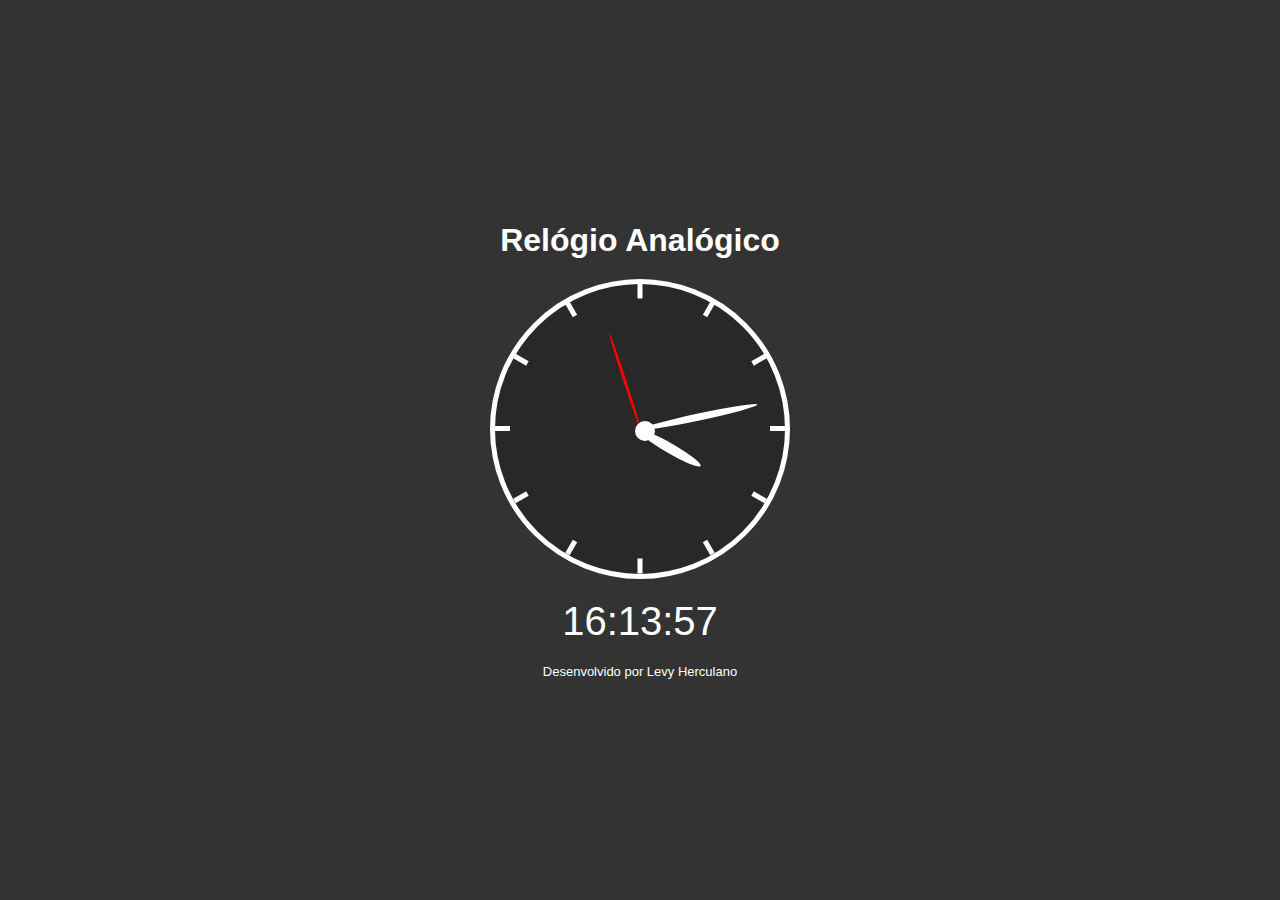
<file: 10-Project-Relogio/index.html>
<!DOCTYPE html>
<html lang="pt">
<head>
    <meta charset="UTF-8">
    <meta http-equiv="X-UA-Compatible" content="IE=edge">
    <meta name="viewport" content="width=device-width, initial-scale=1.0">
    <title>Relógio Analógico</title>
    <link rel="stylesheet" href="style.css" />
</head>
<body>
    <h1>Relógio Analógico</h1>

    <div class="relogio">
        <div class="riscos">
            <div class="risco" style="transform: rotate(0deg)"><div class="ponto"></div></div>
            <div class="risco" style="transform: rotate(30deg)"><div class="ponto"></div></div>
            <div class="risco" style="transform: rotate(60deg)"><div class="ponto"></div></div>
            <div class="risco" style="transform: rotate(90deg)"><div class="ponto"></div></div>
            <div class="risco" style="transform: rotate(120deg)"><div class="ponto"></div></div>
            <div class="risco" style="transform: rotate(150deg)"><div class="ponto"></div></div>
            <div class="risco" style="transform: rotate(180deg)"><div class="ponto"></div></div>
            <div class="risco" style="transform: rotate(210deg)"><div class="ponto"></div></div>
            <div class="risco" style="transform: rotate(240deg)"><div class="ponto"></div></div>
            <div class="risco" style="transform: rotate(270deg)"><div class="ponto"></div></div>
            <div class="risco" style="transform: rotate(300deg)"><div class="ponto"></div></div>
            <div class="risco" style="transform: rotate(330deg)"><div class="ponto"></div></div>
        </div>
        <div class="ponteiros">
            <div class="p p_s"></div>
            <div class="p p_m"></div>
            <div class="p p_h"></div>
            <div class="encaixe"></div>
        </div>
    </div>
    <div class="digital">--:--:--</div>

    <footer>Desenvolvido por Levy Herculano</footer>

    <script src="script.js"></script>
</body>
</html>
</file>
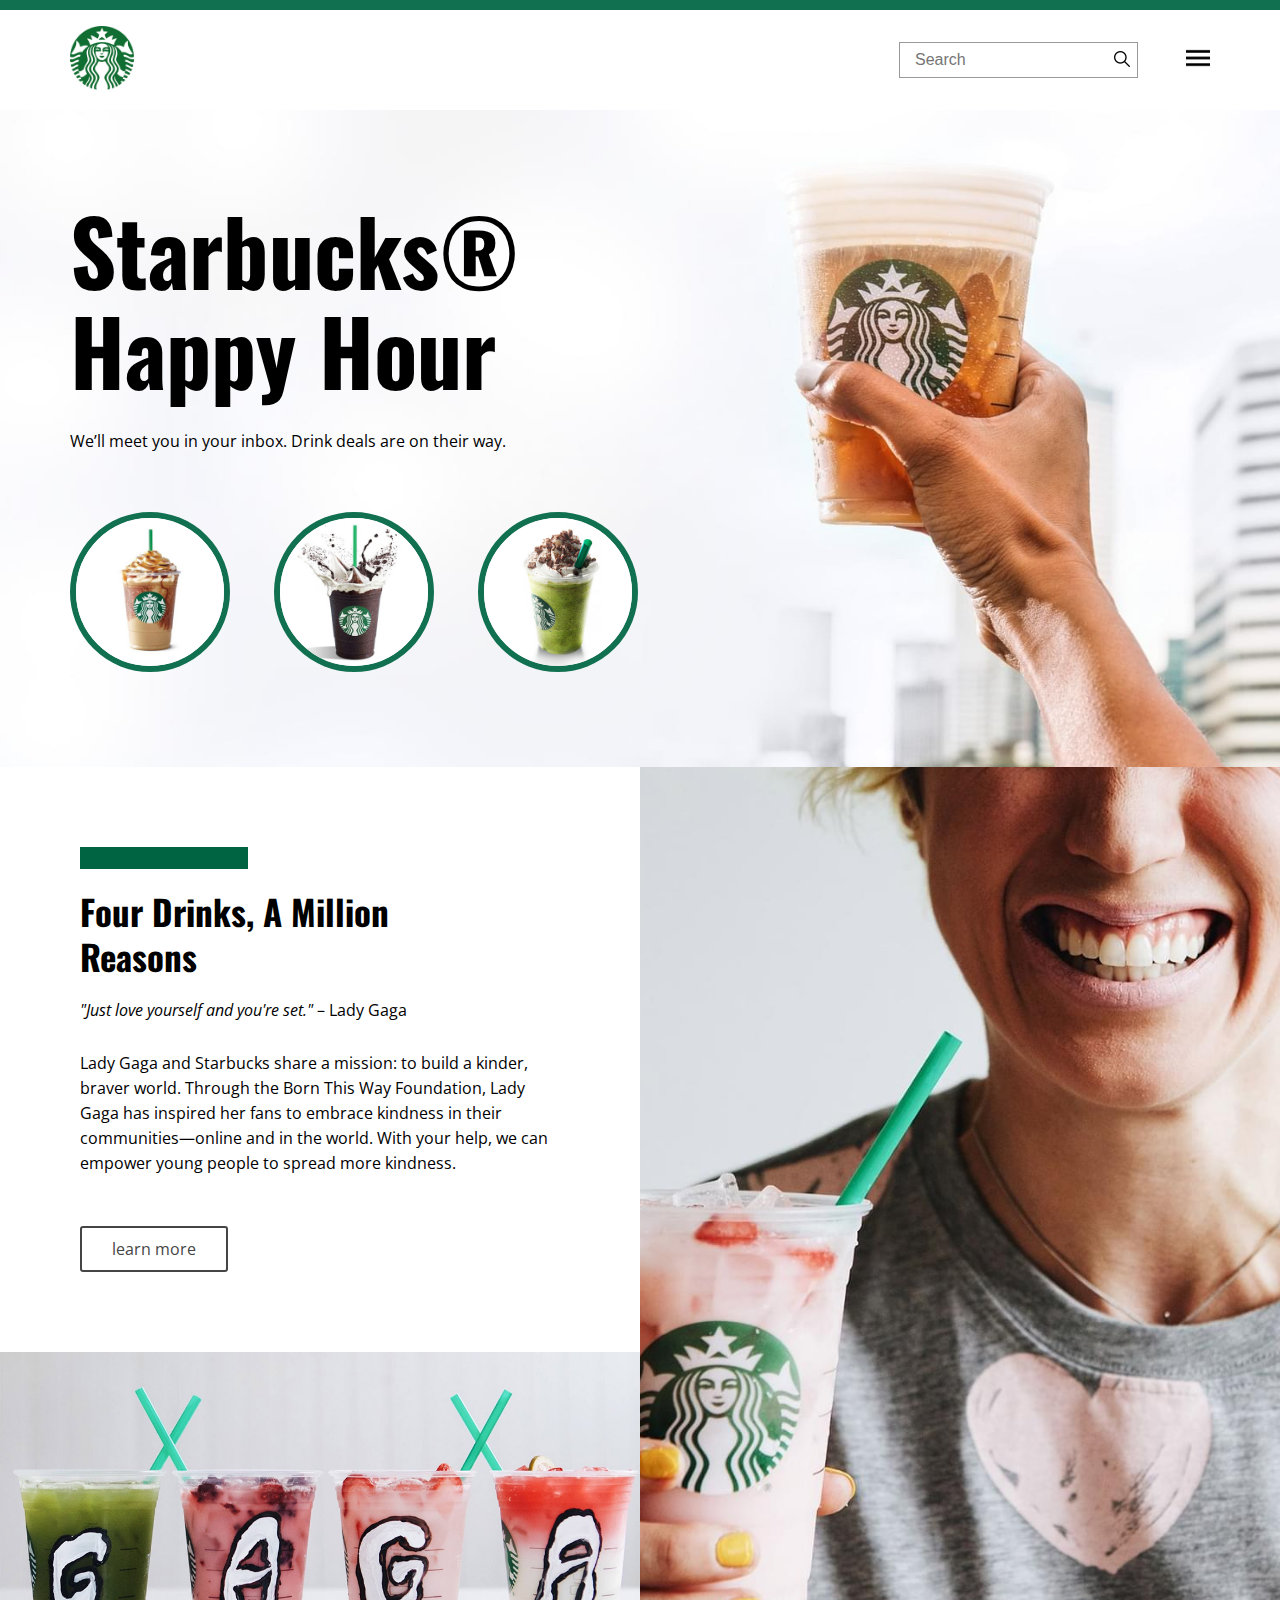
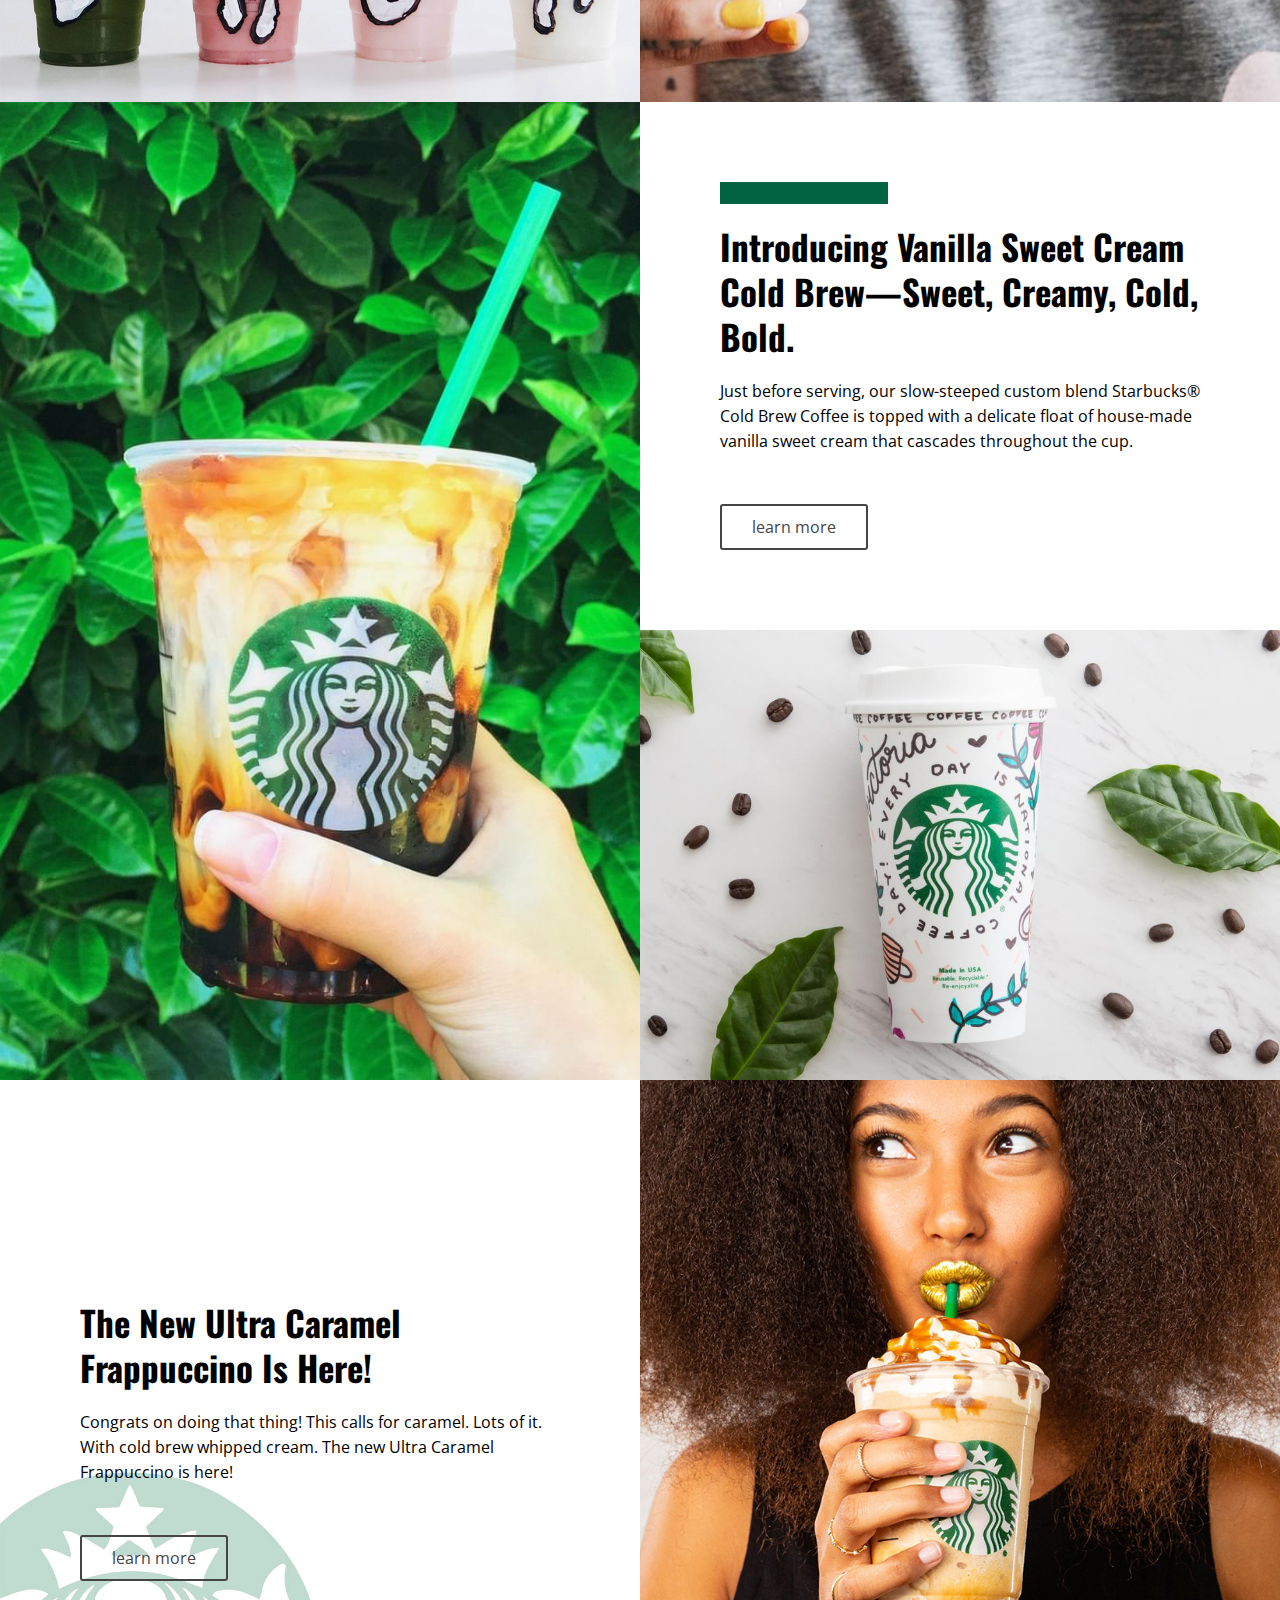
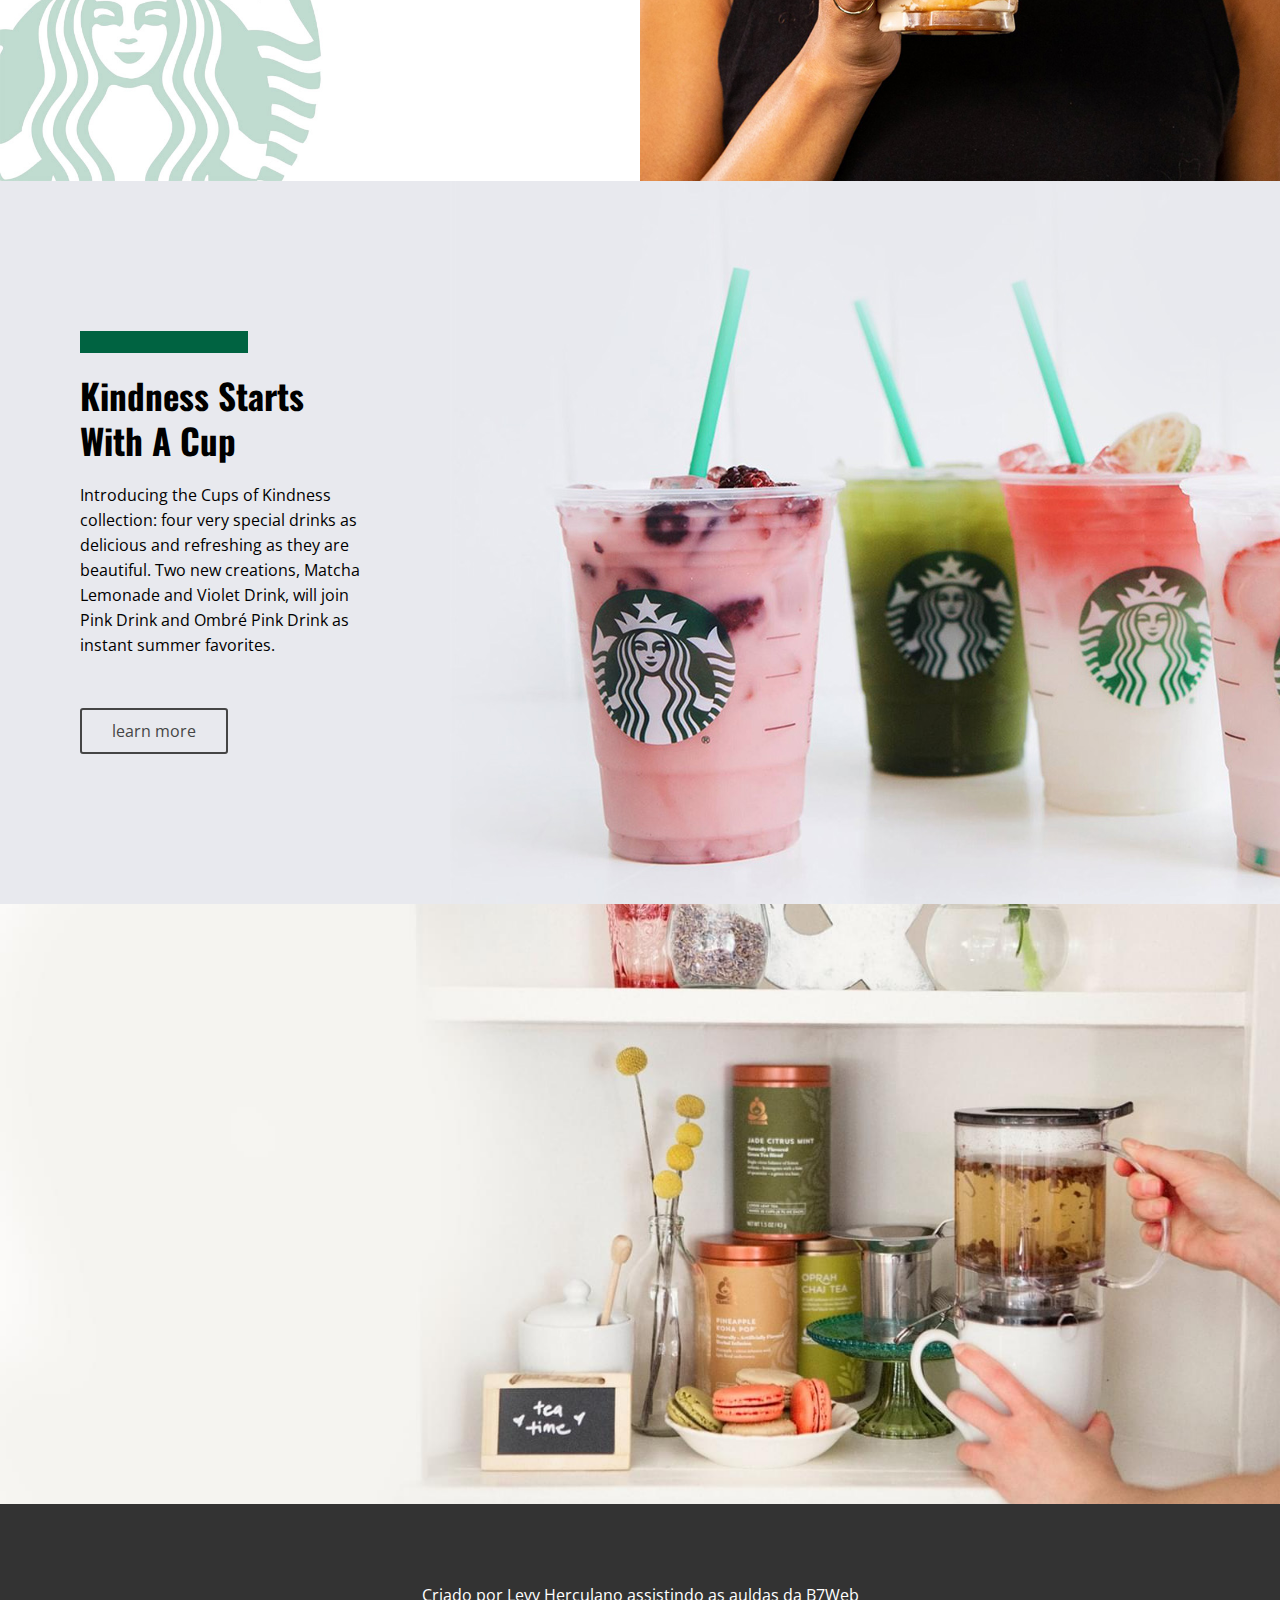
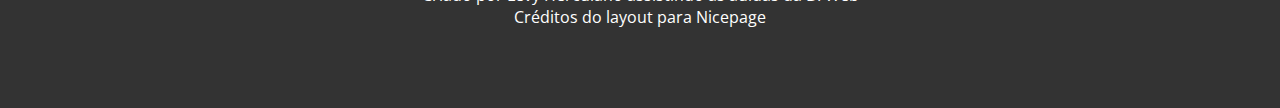
<file: 6-Projeto-Starbucks-com-Flexbox-e-Grid-R/index.html>
<!DOCTYPE html>
<html>
<head>
    <meta charset="UTF-8">
    <meta name="viewport" content="width=device-width, initial-scale=1.0">
    <!--Título Página-->
    <title>Starbucks</title>
    <link rel="stylesheet" href="./assets/css/style-R.css" />
</head>

<body>
    <header>
        <!--Criando o cabeçalho-->
        <div class="line"></div>
        <div class="container header--area">
            <!--área logo-->
            <div class="header-left">
                <a href="/"><img src="assets/images/logo.png" /></a>
            </div>
            <div class="header--right">
                <div class="header--search">
                    <!--área pesquisa-->
                    <form>
                        <input type="text" name="search" placeholder="Search" />
                        <button>
                            <img src="assets/images/loupe.png" />
                        </button>
                    </form>
                </div>
                <!--menu-->
                <div class="header--menu">
                    <img src="assets/images/menu.png" />
                </div>
            </div>
        </div>
    </header>

    <main>
        <section class="banner">
            <div class="container">
                <h1>Starbucks®<br/>Happy Hour</h1>
                <span>We’ll meet you in your inbox. Drink deals are on their way.</span>
                <div class="banner--images">
                    <img src="assets/images/c1.jpg" />
                    <img src="assets/images/c2.jpg" />
                    <img src="assets/images/c3.jpg" />
                </div>
            </div>
        </section>
        <section class="area1">
            <div class="area1--content">
                <div class="bar"></div>
                <h2>Four Drinks, A Million<br/>Reasons</h2>
    
                <div class="area1--quote"><em>"Just love yourself and you're set."</em> – Lady Gaga</div>
                <div class="area1--text">Lady Gaga and Starbucks share a mission: to build a kinder, braver world. Through the Born This Way Foundation, Lady Gaga has inspired her fans to embrace kindness in their communities—online and in the world. With your help, we can empower young people to spread more kindness.</div>
    
                <a href="" class="button">learn more</a>
            </div>
            <div class="area1--img1"></div>
            <div class="area1--img2"></div>
        </section>
        <section class="area2">
            <div class="area2--content">
                <div class="bar"></div>
                <h2>Introducing Vanilla Sweet Cream Cold Brew—Sweet, Creamy, Cold, Bold.</h2>
    
                <div class="area2--text">Just before serving, our slow-steeped custom blend Starbucks® Cold Brew Coffee is topped with a delicate float of house-made vanilla sweet cream that cascades throughout the cup.</div>
    
                <a href="" class="button">learn more</a>
            </div>
            <div class="area2--img1"></div>
            <div class="area2--img2"></div>
        </section>
        <section class="area3">
            <div class="area3--content">
                <h2>The New Ultra Caramel<br/>Frappuccino Is Here!</h2>
                <div class="area3--text">Congrats on doing that thing! This calls for caramel. Lots of it. With cold brew whipped cream. The new Ultra Caramel Frappuccino is here!</div>
                <a href="" class="button">learn more</a>
            </div>
            <div class="area3--img1"></div>
        </section>
        <section class="area4">
            <div class="area4--content">
                <div class="bar"></div>
                <h2>Kindness Starts<br/>With A Cup</h2>
                <div class="area4--text">Introducing the Cups of Kindness collection: four very special drinks as delicious and refreshing as they are beautiful. Two new creations, Matcha Lemonade and Violet Drink, will join Pink Drink and Ombré Pink Drink as instant summer favorites.</div>
                <a href="" class="button">learn more</a>
            </div>
            <div class="area4--img1"></div>
        </section>
        <section class="area5"></section>
    </main>

    <footer>
        Criado por Levy Herculano assistindo as auldas da B7Web<br/>
        Créditos do layout para Nicepage
    </footer>

</body>
</html>
</file>
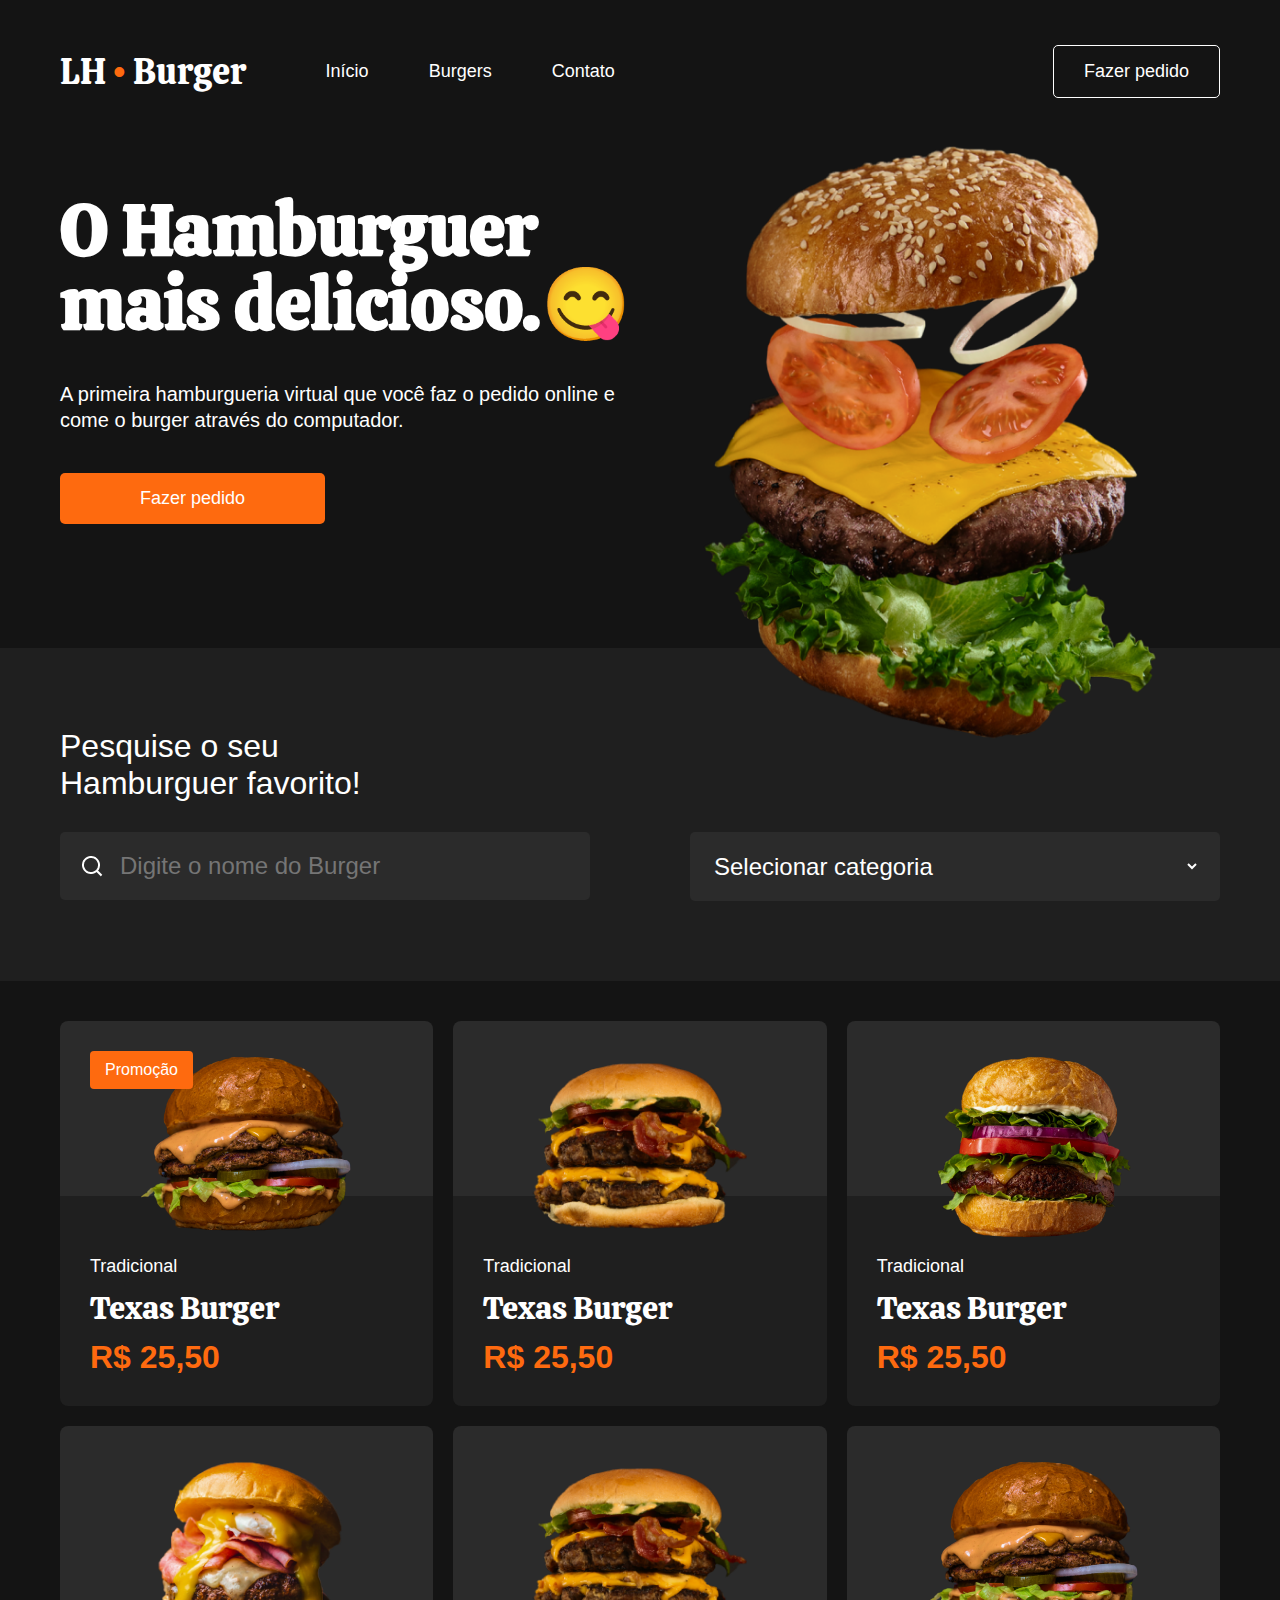
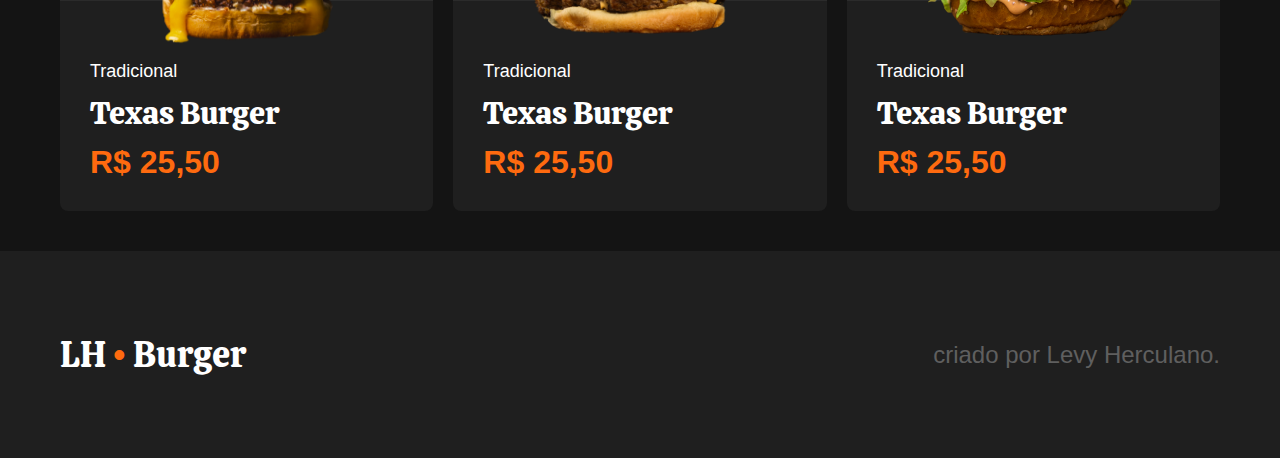
<file: 7-Projeto-B7Burger/index.html>
<!DOCTYPE html>
<html lang="pt-br">

<head>
    <meta charset="UTF-8">
    <meta name="viewport" content="width=device-width, initial-scale=1.0">
    <title>LHBurger</title>
    <link rel="stylesheet" href="./assets/style.css" type="text/css" />
</head>

<body>
    <header>
        <div class="container">
            <!--Logo sempre será clicavel-->
            <!--Logo criada podendo ser utilizada em outra área do site-->
            <div class="logo">
                <a href="">LH <span>•</span> Burger</a>
            </div>
            <!--menus-->
            <nav>
                <ul class="leftside">
                    <li><a href="">Início</a></li>
                    <li><a href="">Burgers</a></li>
                    <li><a href="">Contato</a></li>
                </ul>
                <!--Criando botão fazer pedido-->
                <div class="rightside">
                    <a href="" class="button">Fazer pedido</a>
                </div>
            </nav>
            <div class="menu">
                <div class="menu-icon">
                    <div></div>
                    <div></div>
                    <div></div>
                </div>
            </div>
        </div>
    </header>
    <!--área principal-->
    <section class="hero">
        <div class="container">
            <div class="leftside">
                <h1>O Hamburguer mais delicioso.😋</h1>
                <p>A primeira hamburgueria virtual que você faz o pedido online e come o burger através do computador.
                </p>
                <a href="" class="button">Fazer pedido</a>
            </div>
            <!--Imagem-->
            <div class="rightside">
                <img src="./assets/heroBurger.png" alt="Burger delicioso" />
            </div>
        </div>
    </section>
    <!--área de busca-->
    <section class="search">
        <div class="container">
            <div class="title">Pesquise o seu<br/>Hamburguer favorito!</div>
            <div class="sides">
                <div class="leftside">
                    <!--Lupa para busca-->
                    <input type="search" placeholder="Digite o nome do Burger" />
                </div>
                <div class="rightside">
                    <!--Criando selecionar-->
                    <select>
                        <option value="">Selecionar categoria</option>
                        <option value="burgers">Burgers</option>
                        <option value="pizza">Pizza</option>
                        <option value="vegetariano">Vegetariano</option>
                        <option value="kids">Kids</option>
                    </select>
                </div>
            </div>
        </div>
    </section>
    <!--Listagem dos produtos-->
    <main>
        <!-- Criando Grid - tabela de produtos - geral -->
        <div class="container"> <!--Container para o conteúdo ficar no meio-->
            <div class="products-grid">
                <a href="" class="product-item">
                    <div class="warning">Promoção</div>
                    <div class="photo">
                        <img src="./assets/burgers/burger1.png" alt="" />
                    </div>
                    <div class="info">
                        <div class="product-category">Tradicional</div>
                        <div class="product-name">Texas Burger</div>
                        <div class="product-price">R$ 25,50</div>
                    </div>
                </a>
                <a href="" class="product-item">
                    <div class="photo">
                        <img src="./assets/burgers/burger2.png" alt="" />
                    </div>
                    <div class="info">
                        <div class="product-category">Tradicional</div>
                        <div class="product-name">Texas Burger</div>
                        <div class="product-price">R$ 25,50</div>
                    </div>
                </a>
                <a href="" class="product-item">
                    <div class="photo">
                        <img src="./assets/burgers/burger3.png" alt="" />
                    </div>
                    <div class="info">
                        <div class="product-category">Tradicional</div>
                        <div class="product-name">Texas Burger</div>
                        <div class="product-price">R$ 25,50</div>
                    </div>
                </a>
                <a href="" class="product-item">
                    <div class="photo">
                        <img src="./assets/burgers/burger4.png" alt="" />
                    </div>
                    <div class="info">
                        <div class="product-category">Tradicional</div>
                        <div class="product-name">Texas Burger</div>
                        <div class="product-price">R$ 25,50</div>
                    </div>
                </a>
                <a href="" class="product-item">
                    <div class="photo">
                        <img src="./assets/burgers/burger2.png" alt="" />
                    </div>
                    <div class="info">
                        <div class="product-category">Tradicional</div>
                        <div class="product-name">Texas Burger</div>
                        <div class="product-price">R$ 25,50</div>
                    </div>
                </a>
                <a href="" class="product-item">
                    <div class="photo">
                        <img src="./assets/burgers/burger1.png" alt="" />
                    </div>
                    <div class="info">
                        <div class="product-category">Tradicional</div>
                        <div class="product-name">Texas Burger</div>
                        <div class="product-price">R$ 25,50</div>
                    </div>
                </a>
            </div>
        </div>
    </main>
    <footer>
        <div class="container">
            <div class="logo">
                <a href="">LH <span>•</span> Burger</a>
            </div>
            <div class="copyrights">criado por <a href="">Levy Herculano</a>.</div>
        </div>
    </footer>
</body>

</html>
</file>
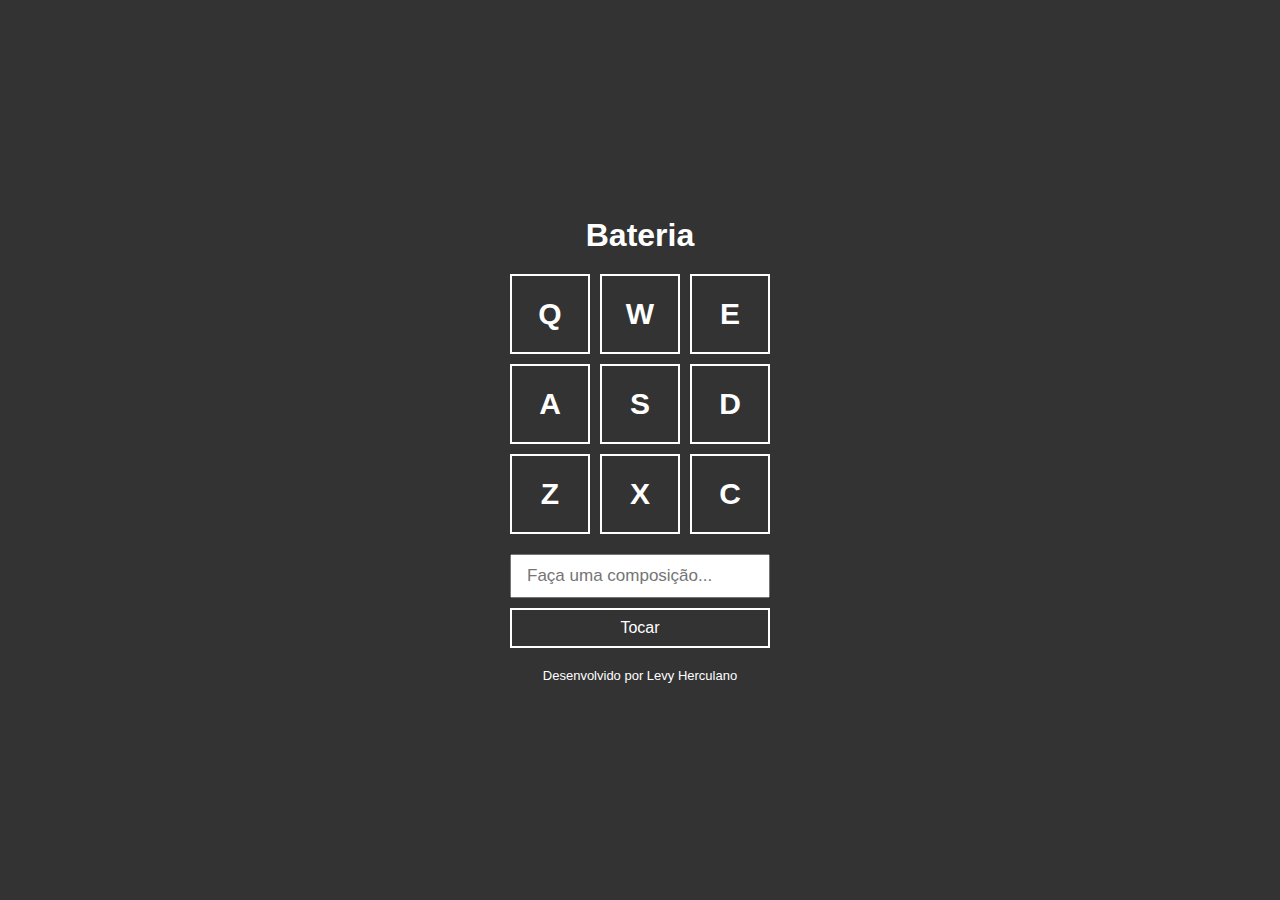
<file: 9-Bateria/index.html>
<!DOCTYPE html>
<html lang="pt">
<head>
    <meta charset="UTF-8">
    <meta http-equiv="X-UA-Compatible" content="IE=edge">
    <meta name="viewport" content="width=device-width, initial-scale=1.0">
    <title>Bateria</title>
    <link rel="stylesheet" href="style.css" />
</head>
<body>
    <h1>Bateria</h1>

    <div class="keys">
        <div data-key="keyq" class="key">Q</div>
        <div data-key="keyw" class="key">W</div>
        <div data-key="keye" class="key">E</div>

        <div data-key="keya" class="key">A</div>
        <div data-key="keys" class="key">S</div>
        <div data-key="keyd" class="key">D</div>

        <div data-key="keyz" class="key">Z</div>
        <div data-key="keyx" class="key">X</div>
        <div data-key="keyc" class="key">C</div>
    </div>
    <div class="composer">
        <input type="text" id="input" placeholder="Faça uma composição..." />
        <button>Tocar</button>
    </div>

    <footer>Desenvolvido por Levy Herculano</footer>

    <audio id="s_keyq" src="sounds/keyq.wav"></audio>
    <audio id="s_keyw" src="sounds/keyw.wav"></audio>
    <audio id="s_keye" src="sounds/keye.wav"></audio>
    <audio id="s_keya" src="sounds/keya.wav"></audio>
    <audio id="s_keys" src="sounds/keys.wav"></audio>
    <audio id="s_keyd" src="sounds/keyd.wav"></audio>
    <audio id="s_keyz" src="sounds/keyz.wav"></audio>
    <audio id="s_keyx" src="sounds/keyx.wav"></audio>
    <audio id="s_keyc" src="sounds/keyc.wav"></audio>
    
    <script src="script.js"></script>
</body>
</html>
</file>
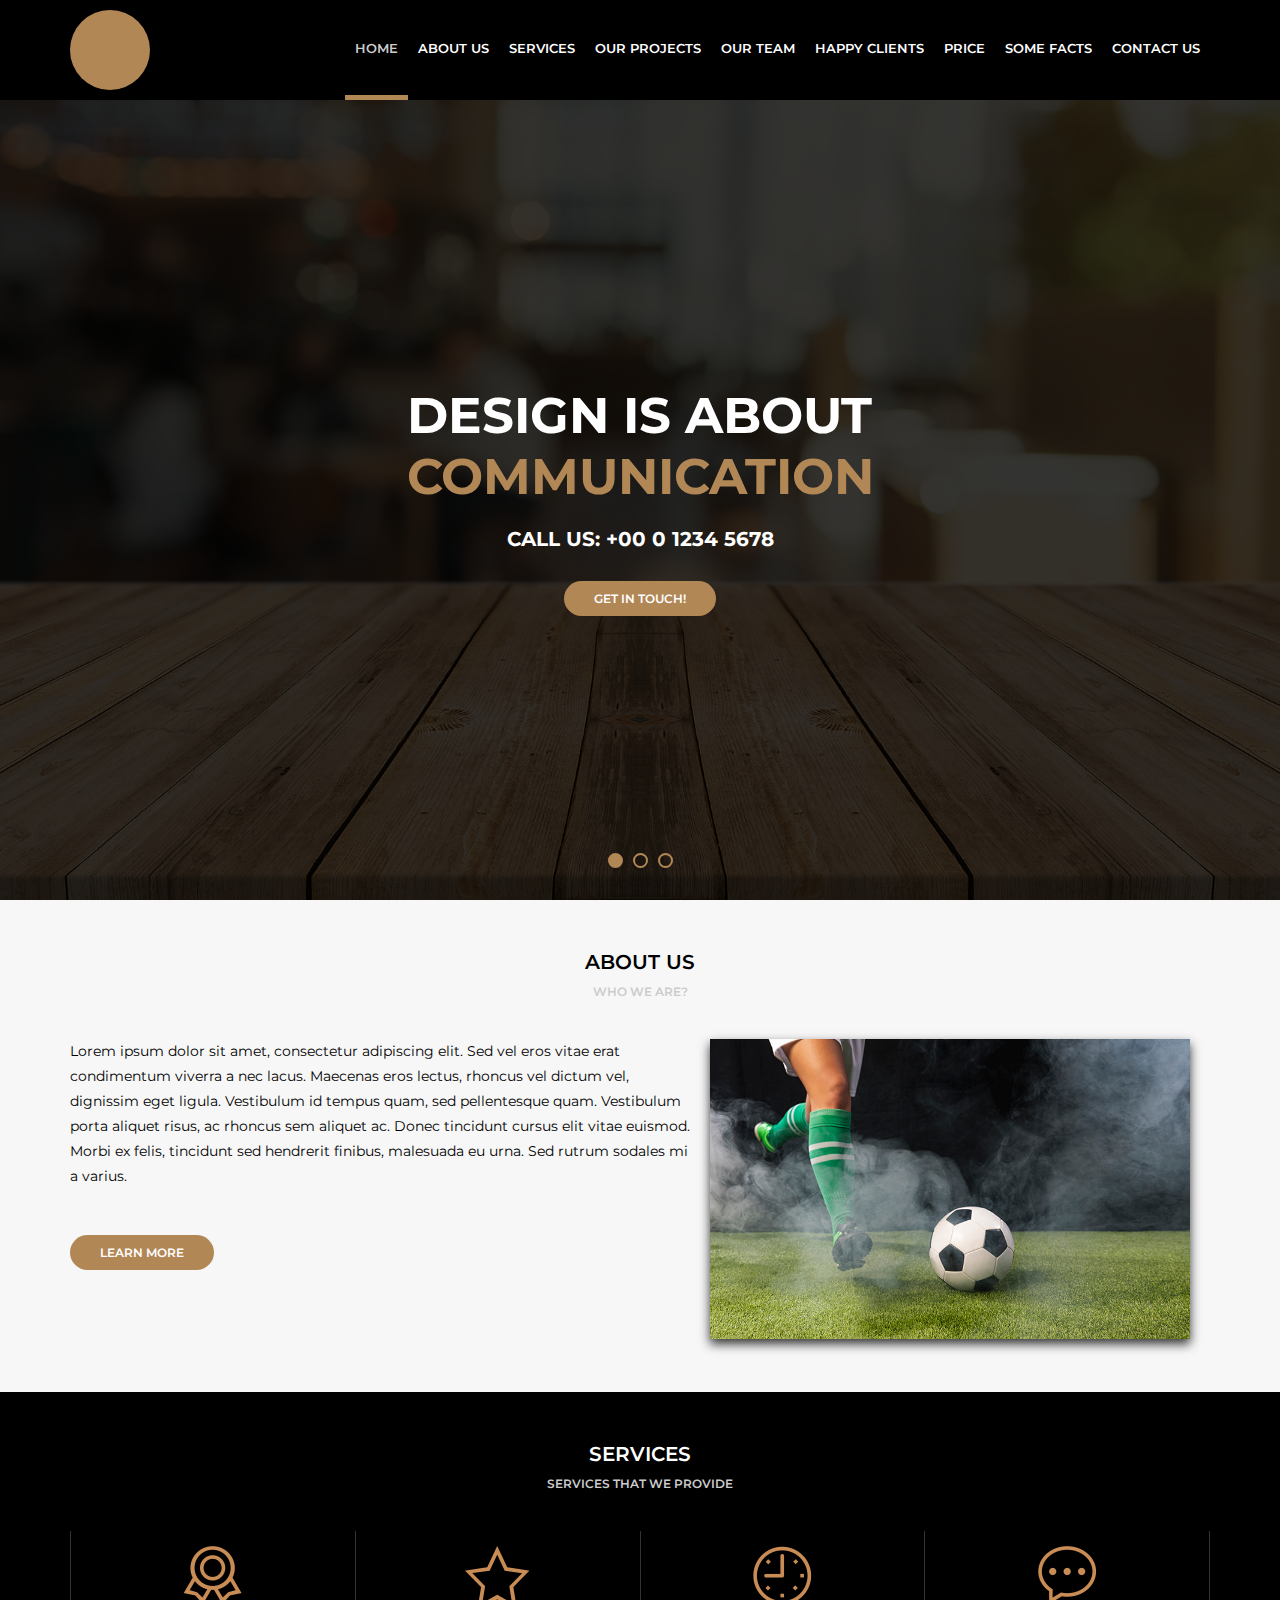
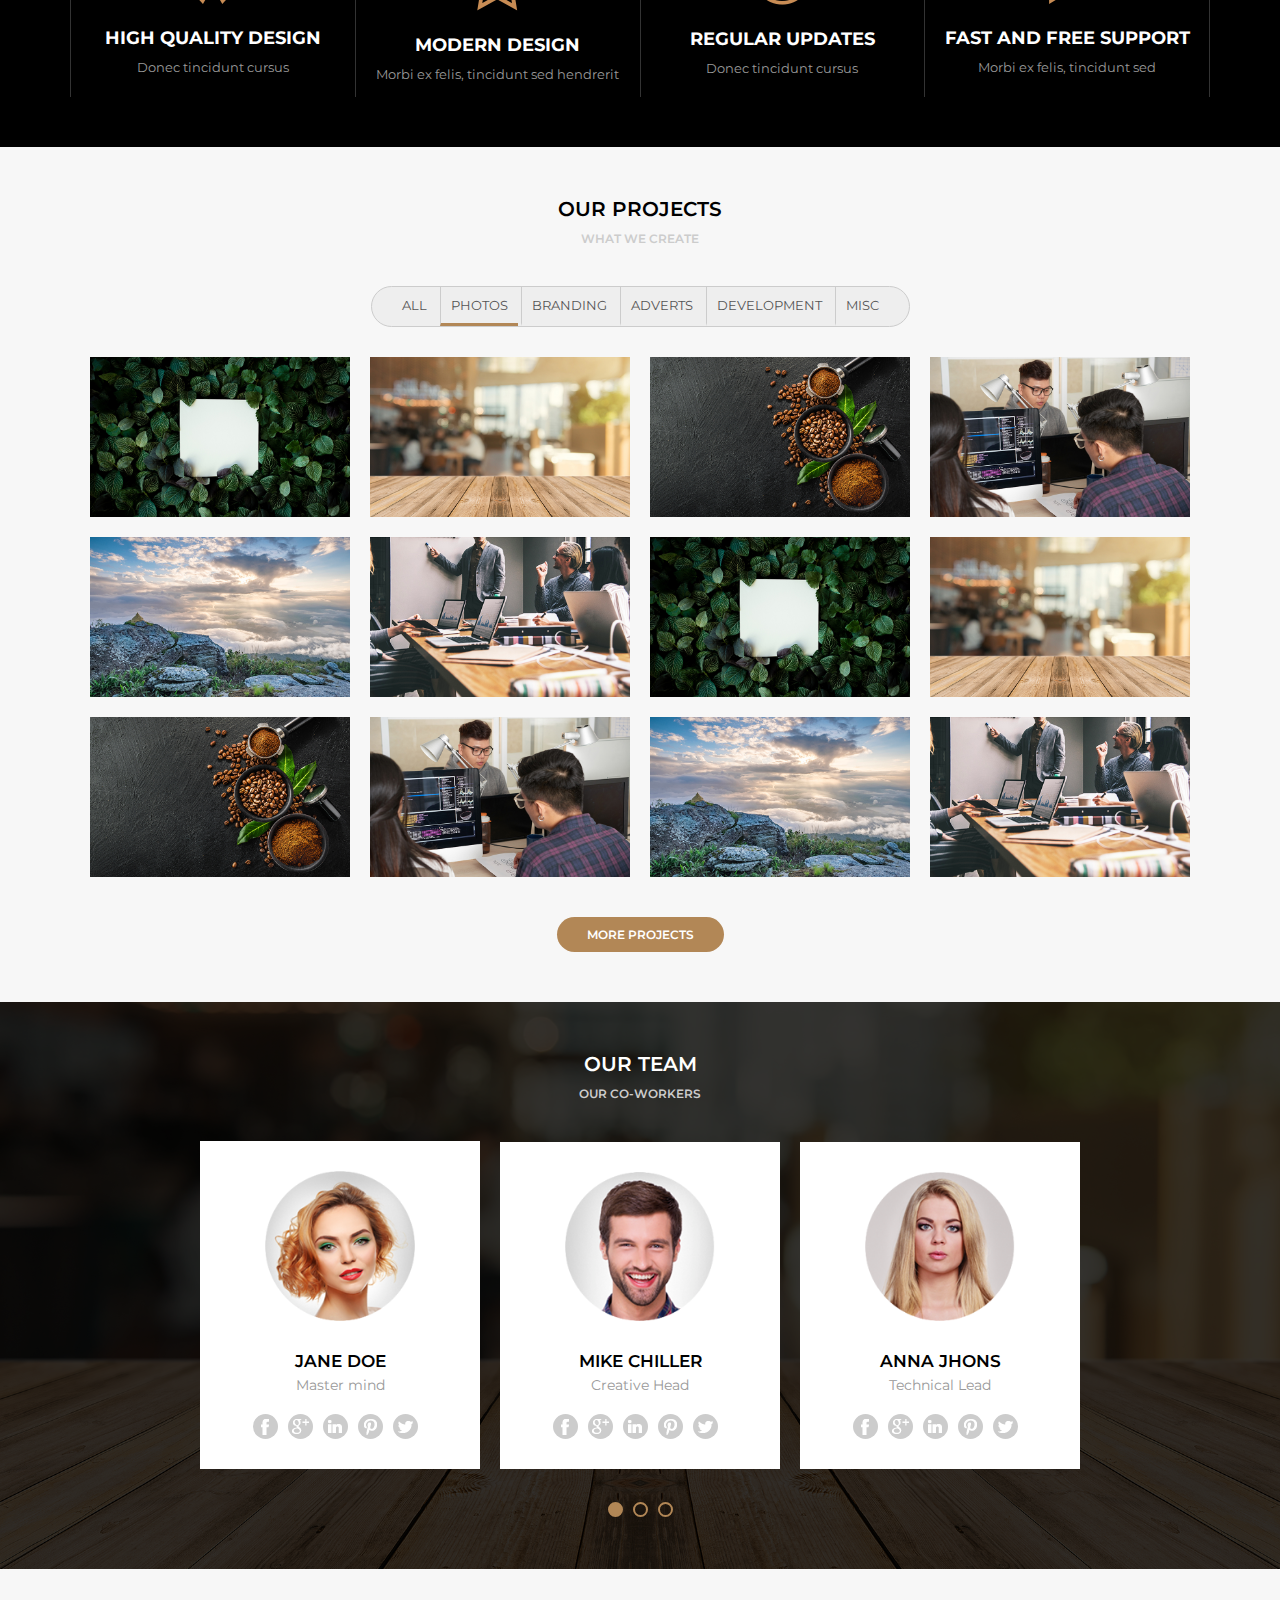
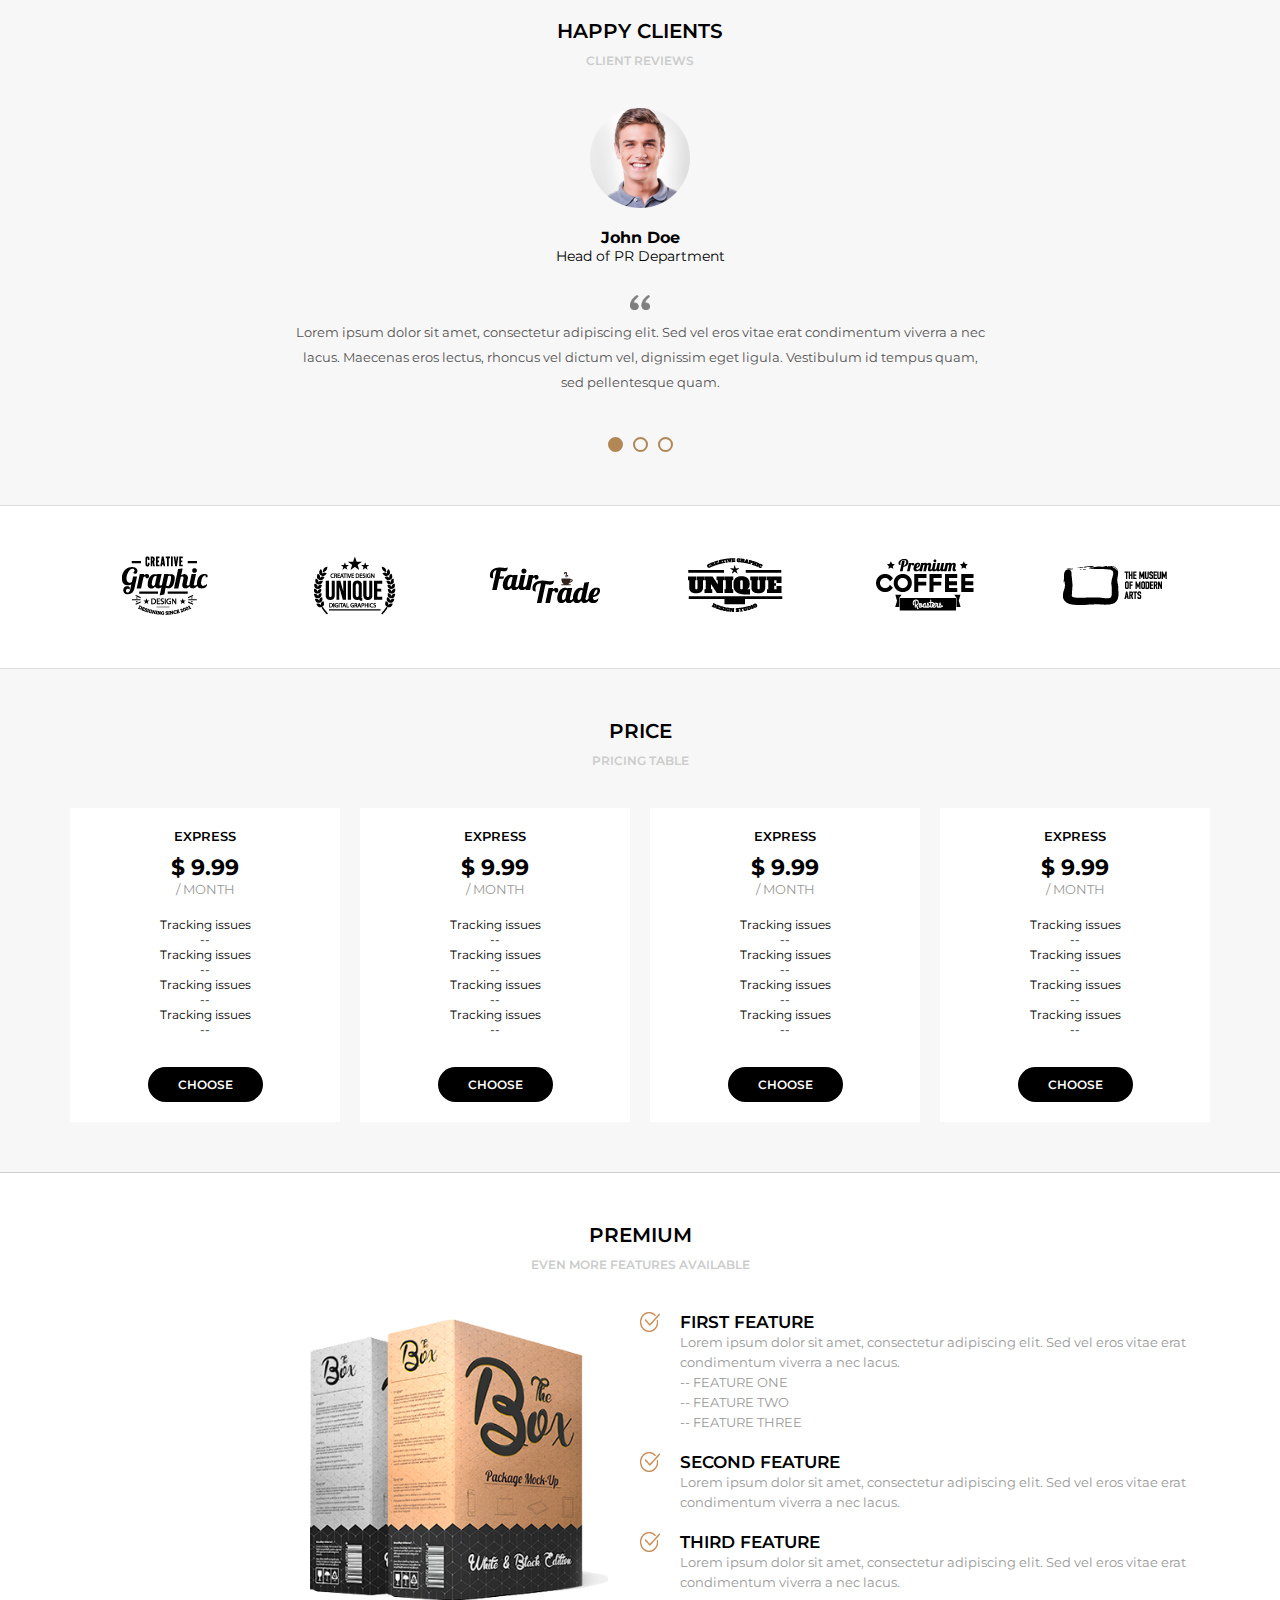
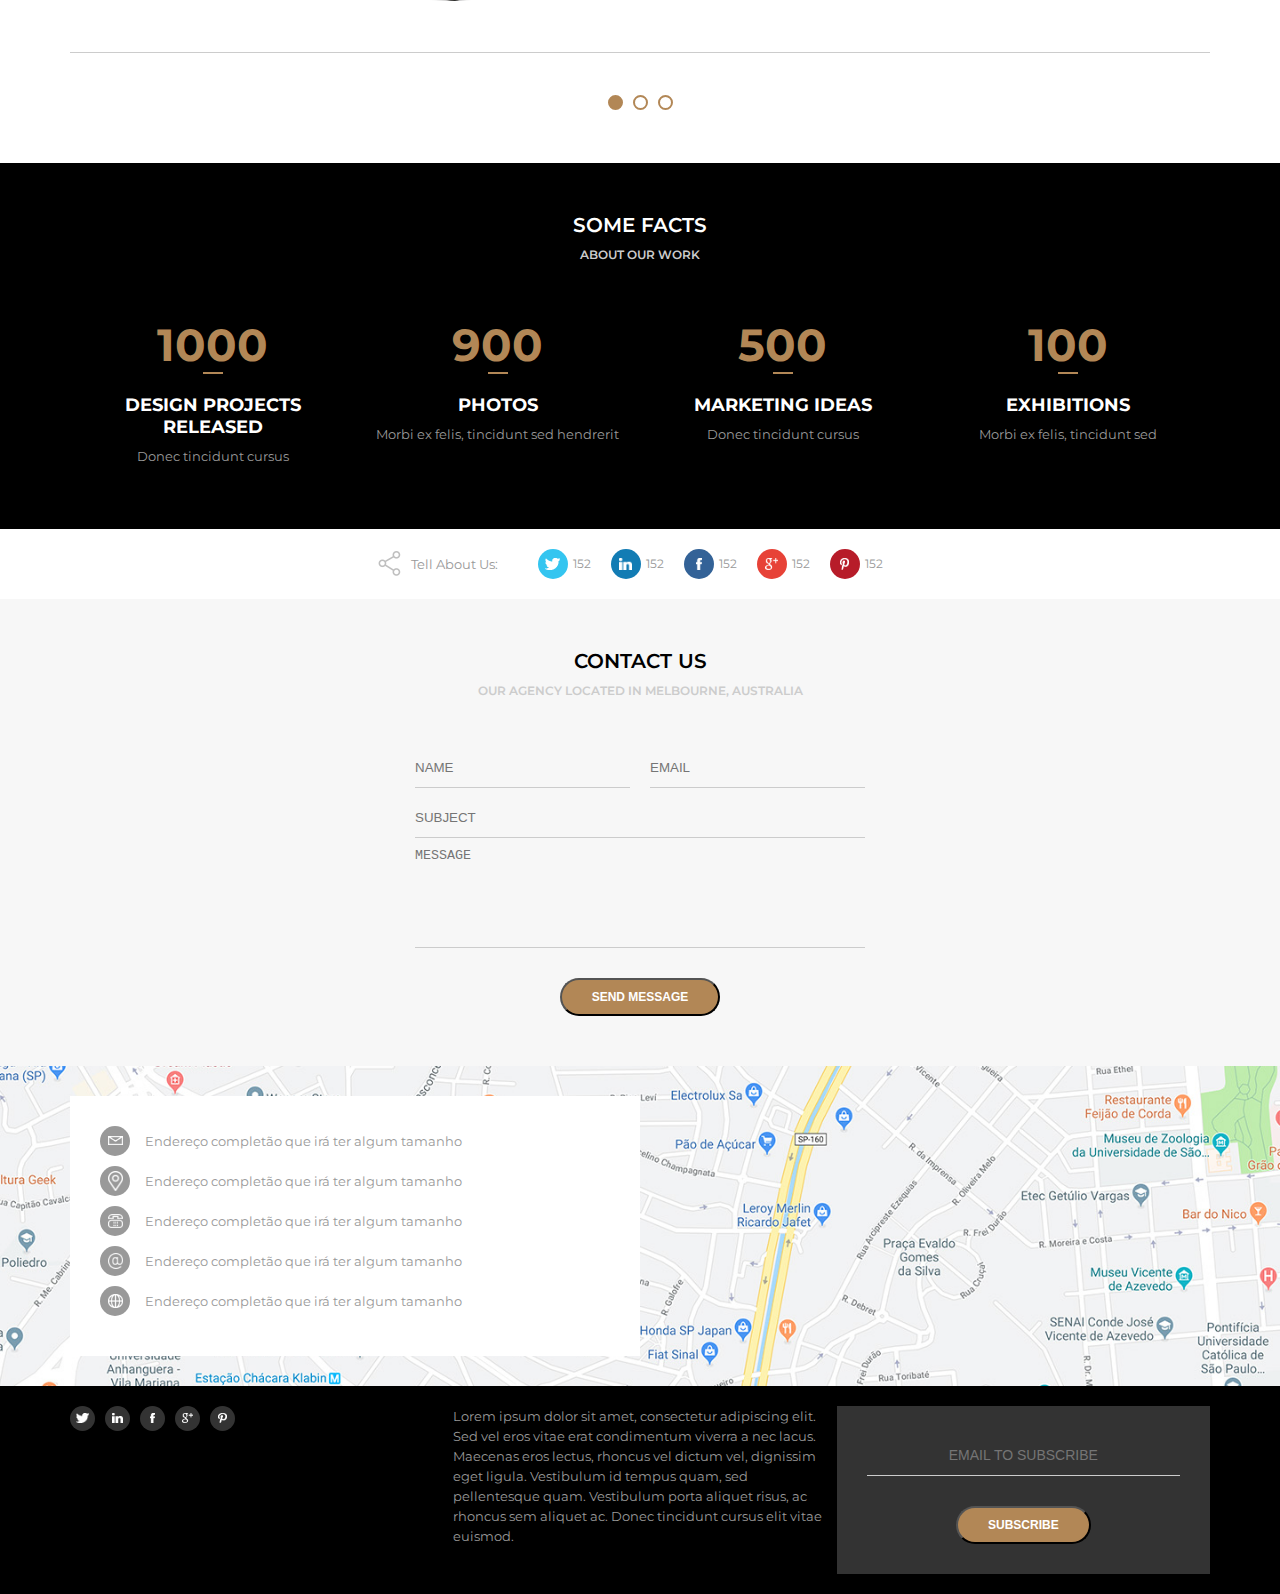
<file: 5-Projeto-Awax/home.html>
<!DOCTYPE html>
<html>
<head>
    <meta charset="UTF-8" />
    <title>Awax</title>
    <meta name="viewport" content="width=device-width,minimum-scale=1,initial-scale=1" />
    <link href="https://fonts.googleapis.com/css?family=Montserrat:300,400,600,700&display=swap" rel="stylesheet" />
    <link rel="stylesheet" type="text/css" href="assets/css/style.css" />
</head>
<body>
<header>
    <div class="header">
        <!--àrea logo-->
        <div class="logo">
            <div class="logoimg"></div>
        </div>
        <!--criando menu-->
        <div class="menu">
            <!--Imagem menu responsivo-->
            <img class="menu-opener" src="assets/images/menu.png" />
            <nav>
                <ul>
                    <li class="active"><a href="">Home</a></li>
                    <li><a href="">About us</a></li>
                    <li><a href="">Services</a></li>
                    <li><a href="">Our Projects</a></li>
                    <li><a href="">Our Team</a></li>
                    <li><a href="">Happy Clients</a></li>
                    <li><a href="">Price</a></li>
                    <li><a href="">Some Facts</a></li>
                    <li><a href="">Contact Us</a></li>
                </ul>
            </nav>
        </div>
    </div>
</header>

<main>
    <!--criando banner principal-->
    <section class="banner">
        <div class="sliders" style="margin-left:0;">
            <div class="slide">
                <div class="slidearea">
                    <h1>Design is about<br/><span>Communication</span></h1>
                    <h2>Call Us: +00 0 1234 5678</h2>
                    <a href="" class="button">Get in touch!</a>
                </div>
            </div><div class="slide">
                <div class="slidearea">
                    <h1>Design is about<br/><span>Teste</span></h1>
                    <h2>Call Us: +00 0 1234 5678</h2>
                    <a href="" class="button">Get in touch!</a>
                </div>
            </div><div class="slide">
                <div class="slidearea">
                    <h1>Design is about<br/><span>Algo</span></h1>
                    <h2>Call Us: +00 0 1234 5678</h2>
                    <a href="" class="button">Get in touch!</a>
                </div>
            </div>
        </div>
        <!--criando ponteiros de rolagem-->
        <div class="sliders-pointers">
            <div class="pointer active"></div>
            <div class="pointer"></div>
            <div class="pointer"></div>
        </div>
    </section>

    <section class="default light">
        <div class="section-title">About us</div>
        <div class="section-desc">Who we are?</div>
        <div class="section-body">
            <div class="section-aboutus">
                <div class="section-aboutus--left">
                    <p>Lorem ipsum dolor sit amet, consectetur adipiscing elit. Sed vel eros vitae erat condimentum viverra a nec lacus. Maecenas eros lectus, rhoncus vel dictum vel, dignissim eget ligula. Vestibulum id tempus quam, sed pellentesque quam. Vestibulum porta aliquet risus, ac rhoncus sem aliquet ac. Donec tincidunt cursus elit vitae euismod. Morbi ex felis, tincidunt sed hendrerit finibus, malesuada eu urna. Sed rutrum sodales mi a varius.</p>
                    <br/>
                    <a href="" class="button">Learn More</a>
                </div>
                <div class="section-aboutus--right">
                    <img src="media/foto9.jpg" />
                </div>
            </div>
        </div>
    </section>
    <!--Criando sessão serviços-->
    <section class="default dark">
        <div class="section-title">Services</div>
        <div class="section-desc">Services that we provide</div>
        <div class="section-body">
            <div class="section-services">
                <div class="section-service">
                    <img src="assets/images/medalha.png" />
                    <h4>High Quality Design</h4>
                    <p>Donec tincidunt cursus</p>
                </div>
                <div class="section-service">
                    <img src="assets/images/estrela.png" />
                    <h4>Modern Design</h4>
                    <p>Morbi ex felis, tincidunt sed hendrerit</p>
                </div>
                <div class="section-service">
                    <img src="assets/images/relogio.png" />
                    <h4>Regular Updates</h4>
                    <p>Donec tincidunt cursus</p>
                </div>
                <div class="section-service">
                    <img src="assets/images/balao.png" />
                    <h4>Fast and free support</h4>
                    <p>Morbi ex felis, tincidunt sed</p>
                </div>
            </div>
        </div>
    </section>
    <!--Sessão Projetos-->
    <section class="default light">
        <div class="section-title">Our Projects</div>
        <div class="section-desc">What we create</div>
        <div class="section-body">
            <div class="section-projects">
                <div class="section-projects--filters">
                    <ul>
                        <li>All</li>
                        <li class="active">Photos</li>
                        <li>Branding</li>
                        <li>Adverts</li>
                        <li>Development</li>
                        <li>Misc</li>
                    </ul>
                </div>
                <div class="section-projects--photos">
                    <div class="section-projects--photo">
                        <div class="section-projects--photoarea">
                            <div class="section-projects--photoinfo">
                                <h5>ABOUT</h5>
                                <p>Vestibulum porta aliquet risus</p>
                            </div>
                            <img src="media/foto1.jpg" />
                        </div>
                    </div>
                    <div class="section-projects--photo">
                        <div class="section-projects--photoarea">
                            <div class="section-projects--photoinfo">
                                <h5>ABOUT</h5>
                                <p>Vestibulum porta aliquet risus</p>
                            </div>
                            <img src="media/foto2.jpg" />
                        </div>
                    </div>
                    <div class="section-projects--photo">
                        <div class="section-projects--photoarea">
                            <div class="section-projects--photoinfo">
                                <h5>ABOUT</h5>
                                <p>Vestibulum porta aliquet risus</p>
                            </div>
                            <img src="media/foto3.jpg" />
                        </div>
                    </div>
                    <div class="section-projects--photo">
                        <div class="section-projects--photoarea">
                            <div class="section-projects--photoinfo">
                                <h5>ABOUT</h5>
                                <p>Vestibulum porta aliquet risus</p>
                            </div>
                            <img src="media/foto4.jpg" />
                        </div>
                    </div>
                    <div class="section-projects--photo">
                        <div class="section-projects--photoarea">
                            <div class="section-projects--photoinfo">
                                <h5>ABOUT</h5>
                                <p>Vestibulum porta aliquet risus</p>
                            </div>
                            <img src="media/foto5.jpg" />
                        </div>
                    </div>
                    <div class="section-projects--photo">
                        <div class="section-projects--photoarea">
                            <div class="section-projects--photoinfo">
                                <h5>ABOUT</h5>
                                <p>Vestibulum porta aliquet risus</p>
                            </div>
                            <img src="media/foto6.jpg" />
                        </div>
                    </div>
                    <div class="section-projects--photo">
                        <div class="section-projects--photoarea">
                            <div class="section-projects--photoinfo">
                                <h5>ABOUT</h5>
                                <p>Vestibulum porta aliquet risus</p>
                            </div>
                            <img src="media/foto1.jpg" />
                        </div>
                    </div>
                    <div class="section-projects--photo">
                        <div class="section-projects--photoarea">
                            <div class="section-projects--photoinfo">
                                <h5>ABOUT</h5>
                                <p>Vestibulum porta aliquet risus</p>
                            </div>
                            <img src="media/foto2.jpg" />
                        </div>
                    </div>
                    <div class="section-projects--photo">
                        <div class="section-projects--photoarea">
                            <div class="section-projects--photoinfo">
                                <h5>ABOUT</h5>
                                <p>Vestibulum porta aliquet risus</p>
                            </div>
                            <img src="media/foto3.jpg" />
                        </div>
                    </div>
                    <div class="section-projects--photo">
                        <div class="section-projects--photoarea">
                            <div class="section-projects--photoinfo">
                                <h5>ABOUT</h5>
                                <p>Vestibulum porta aliquet risus</p>
                            </div>
                            <img src="media/foto4.jpg" />
                        </div>
                    </div>
                    <div class="section-projects--photo">
                        <div class="section-projects--photoarea">
                            <div class="section-projects--photoinfo">
                                <h5>ABOUT</h5>
                                <p>Vestibulum porta aliquet risus</p>
                            </div>
                            <img src="media/foto5.jpg" />
                        </div>
                    </div>
                    <div class="section-projects--photo">
                        <div class="section-projects--photoarea">
                            <div class="section-projects--photoinfo">
                                <h5>ABOUT</h5>
                                <p>Vestibulum porta aliquet risus</p>
                            </div>
                            <img src="media/foto6.jpg" />
                        </div>
                    </div>
                </div>
                <!--Botão Projetos-->
                <a href="" class="button">More Projects</a>
            </div>
        </div>
    </section>
    <!--Criando sessão time-->
    <section class="default dark bg-team">
        <div class="section-team-area">
            <div class="section-title">Our Team</div>
            <div class="section-desc">Our Co-Workers</div>
            <div class="section-body">
                <div class="section-team">
                    <div class="sliders" style="margin-left:0;">
                        <div class="slide">
                            <div class="slidearea">
                                <img class="section-team--avatar" src="media/mulher1.png" />
                                <div class="section-team--name">Jane Doe</div>
                                <div class="section-team--role">Master mind</div>
                                <div class="section-team--social">
                                        <a href=""><img src="assets/images/facebook.png" /></a>
                                        <a href=""><img src="assets/images/googleplus.png" /></a>
                                        <a href=""><img src="assets/images/linkedin.png" /></a>
                                        <a href=""><img src="assets/images/pinterest.png" /></a>
                                        <a href=""><img src="assets/images/twitter.png" /></a>
                                </div>
                            </div>
                        </div><div class="slide">
                            <div class="slidearea">
                                <img class="section-team--avatar" src="media/homem1.png" />
                                <div class="section-team--name">Mike Chiller</div>
                                <div class="section-team--role">Creative Head</div>
                                <div class="section-team--social">
                                        <a href=""><img src="assets/images/facebook.png" /></a>
                                        <a href=""><img src="assets/images/googleplus.png" /></a>
                                        <a href=""><img src="assets/images/linkedin.png" /></a>
                                        <a href=""><img src="assets/images/pinterest.png" /></a>
                                        <a href=""><img src="assets/images/twitter.png" /></a>
                                </div>
                            </div>
                        </div><div class="slide">
                            <div class="slidearea">
                                <img class="section-team--avatar" src="media/mulher2.png" />
                                <div class="section-team--name">Anna Jhons</div>
                                <div class="section-team--role">Technical Lead</div>
                                <div class="section-team--social">
                                        <a href=""><img src="assets/images/facebook.png" /></a>
                                        <a href=""><img src="assets/images/googleplus.png" /></a>
                                        <a href=""><img src="assets/images/linkedin.png" /></a>
                                        <a href=""><img src="assets/images/pinterest.png" /></a>
                                        <a href=""><img src="assets/images/twitter.png" /></a>
                                </div>
                            </div>
                        </div><div class="slide">
                            <div class="slidearea">
                                <img class="section-team--avatar" src="media/mulher1.png" />
                                <div class="section-team--name">Jane Doe</div>
                                <div class="section-team--role">Master mind</div>
                                <div class="section-team--social">
                                        <a href=""><img src="assets/images/facebook.png" /></a>
                                        <a href=""><img src="assets/images/googleplus.png" /></a>
                                        <a href=""><img src="assets/images/linkedin.png" /></a>
                                        <a href=""><img src="assets/images/pinterest.png" /></a>
                                        <a href=""><img src="assets/images/twitter.png" /></a>
                                </div>
                            </div>
                        </div>
                    </div>
                </div>
                <div class="sliders-pointers">
                    <div class="pointer active"></div>
                    <div class="pointer"></div>
                    <div class="pointer"></div>
                </div>
            </div>
        </div>
    </section>
    <!--Criando sessão testemunhos de clientes-->
    <section class="default light testimonials">
        <div class="section-title">Happy Clients</div>
        <div class="section-desc">Client Reviews</div>
        <div class="section-body">
            <div class="section-testimonials">
                <div class="sliders" style="margin-left:0;">
                    <div class="slide">
                        <div class="slidearea">
                            <img class="section-testimonials--avatar" src="media/homem2.png" />
                            <div class="section-testimonials--name">John Doe</div>
                            <div class="section-testimonials--role">Head of PR Department</div>
                            <img class="section-testimonials--quoteimg" src="assets/images/quote.png" />
                            <div class="section-testimonials--quote">Lorem ipsum dolor sit amet, consectetur adipiscing elit. Sed vel eros vitae erat condimentum viverra a nec lacus. Maecenas eros lectus, rhoncus vel dictum vel, dignissim eget ligula. Vestibulum id tempus quam, sed pellentesque quam.</div>
                        </div>
                    </div><div class="slide">
                        <div class="slidearea">
                            <img class="section-testimonials--avatar" src="media/homem2.png" />
                            <div class="section-testimonials--name">John Doe</div>
                            <div class="section-testimonials--role">Head of PR Department</div>
                            <img class="section-testimonials--quoteimg" src="assets/images/quote.png" />
                            <div class="section-testimonials--quote">Lorem ipsum dolor sit amet, consectetur adipiscing elit. Sed vel eros vitae erat condimentum viverra a nec lacus. Maecenas eros lectus, rhoncus vel dictum vel, dignissim eget ligula. Vestibulum id tempus quam, sed pellentesque quam.</div>
                        </div>
                    </div><div class="slide">
                        <div class="slidearea">
                            <img class="section-testimonials--avatar" src="media/homem2.png" />
                            <div class="section-testimonials--name">John Doe</div>
                            <div class="section-testimonials--role">Head of PR Department</div>
                            <img class="section-testimonials--quoteimg" src="assets/images/quote.png" />
                            <div class="section-testimonials--quote">Lorem ipsum dolor sit amet, consectetur adipiscing elit. Sed vel eros vitae erat condimentum viverra a nec lacus. Maecenas eros lectus, rhoncus vel dictum vel, dignissim eget ligula. Vestibulum id tempus quam, sed pellentesque quam.</div>
                        </div>
                    </div>
                </div>
                <div class="sliders-pointers">
                    <div class="pointer active"></div>
                    <div class="pointer"></div>
                    <div class="pointer"></div>
                </div>
            </div>
        </div>
    </section>
    <!--criando área marcas-->
    <section class="default section-companies">
        <div class="section-body">
            <div class="section-companies--area">
                <div class="section-company">
                    <img src="media/empresa1.png" />
                </div>
                <div class="section-company">
                    <img src="media/empresa2.png" />
                </div>
                <div class="section-company">
                    <img src="media/empresa3.png" />
                </div>
                <div class="section-company">
                    <img src="media/empresa4.png" />
                </div>
                <div class="section-company">
                    <img src="media/empresa5.png" />
                </div>
                <div class="section-company">
                    <img src="media/empresa6.png" />
                </div>
            </div>
        </div>
    </section>
    <!--criando área valores-serviços-->
    <section class="default light">
        <div class="section-title">Price</div>
        <div class="section-desc">Pricing Table</div>
        <div class="section-body">
            <div class="section-price">
                    <div class="section-price--item">
                        <div class="section-price--item-name">Express</div>
                        <div class="section-price--item-money">$ 9.99</div>
                        <div class="section-price--item-period">/ month</div>
                        <div class="section-price--item-point">Tracking issues<br/>--</div>
                        <div class="section-price--item-point">Tracking issues<br/>--</div>
                        <div class="section-price--item-point">Tracking issues<br/>--</div>
                        <div class="section-price--item-point">Tracking issues<br/>--</div>
                        <a href="" class="button button--dark">Choose</a>
                    </div>
                    <div class="section-price--item">
                        <div class="section-price--item-name">Express</div>
                        <div class="section-price--item-money">$ 9.99</div>
                        <div class="section-price--item-period">/ month</div>
                        <div class="section-price--item-point">Tracking issues<br/>--</div>
                        <div class="section-price--item-point">Tracking issues<br/>--</div>
                        <div class="section-price--item-point">Tracking issues<br/>--</div>
                        <div class="section-price--item-point">Tracking issues<br/>--</div>
                        <a href="" class="button button--dark">Choose</a>
                    </div>
                    <div class="section-price--item">
                        <div class="section-price--item-name">Express</div>
                        <div class="section-price--item-money">$ 9.99</div>
                        <div class="section-price--item-period">/ month</div>
                        <div class="section-price--item-point">Tracking issues<br/>--</div>
                        <div class="section-price--item-point">Tracking issues<br/>--</div>
                        <div class="section-price--item-point">Tracking issues<br/>--</div>
                        <div class="section-price--item-point">Tracking issues<br/>--</div>
                        <a href="" class="button button--dark">Choose</a>
                    </div>
                    <div class="section-price--item">
                        <div class="section-price--item-name">Express</div>
                        <div class="section-price--item-money">$ 9.99</div>
                        <div class="section-price--item-period">/ month</div>
                        <div class="section-price--item-point">Tracking issues<br/>--</div>
                        <div class="section-price--item-point">Tracking issues<br/>--</div>
                        <div class="section-price--item-point">Tracking issues<br/>--</div>
                        <div class="section-price--item-point">Tracking issues<br/>--</div>
                        <a href="" class="button button--dark">Choose</a>
                    </div>
            </div>
        </div>
    </section>
    <!--área produto-destaque-->
    <section class="default light premium">
        <div class="section-title">Premium</div>
        <div class="section-desc">Even More Features Available</div>
        <div class="section-body">
            <div class="section-premium">
                <div class="sliders" style="margin-left:0;">
                    <div class="slide">
                        <div class="slidearea">
                            <div class="section-premium--left">
                                <img src="media/livros.png" />
                            </div>
                            <div class="section-premium--right">
                                    <div class="section-premium--item">
                                        <img src="assets/images/check.png" />
                                        <div>
                                            <h4>FIRST FEATURE</h4>
                                            Lorem ipsum dolor sit amet, consectetur adipiscing elit. Sed vel eros vitae erat condimentum viverra a nec lacus.<br/>
                                            -- FEATURE ONE<br/>
                                            -- FEATURE TWO<br/>
                                            -- FEATURE THREE
                                        </div>
                                    </div>
                                    <div class="section-premium--item">
                                        <img src="assets/images/check.png" />
                                        <div>
                                            <h4>SECOND FEATURE</h4>
                                            Lorem ipsum dolor sit amet, consectetur adipiscing elit. Sed vel eros vitae erat condimentum viverra a nec lacus.
                                        </div>
                                    </div>
                                    <div class="section-premium--item">
                                        <img src="assets/images/check.png" />
                                        <div>
                                            <h4>THIRD FEATURE</h4>
                                            Lorem ipsum dolor sit amet, consectetur adipiscing elit. Sed vel eros vitae erat condimentum viverra a nec lacus.
                                        </div>
                                    </div>
                            </div>
                        </div>
                    </div><div class="slide">
                        <div class="slidearea">
                            ...
                        </div>
                    </div><div class="slide">
                        <div class="slidearea">
                            ...
                        </div>
                    </div>
                </div>
                <div class="sliders-pointers">
                    <div class="pointer active"></div>
                    <div class="pointer"></div>
                    <div class="pointer"></div>
                </div>
            </div>
        </div>
    </section>
    <!--Fatos como número de clientes por exemplo-->
    <section class="default dark">
        <div class="section-title">Some Facts</div>
        <div class="section-desc">About our work</div>
        <div class="section-body">
            <div class="section-facts">
                <div class="section-fact">
                    <h3>1000</h3>
                    <div class="section-fact-line"></div>
                    <h4>Design Projects Released</h4>
                    <p>Donec tincidunt cursus</p>
                </div>
                <div class="section-fact">
                    <h3>900</h3>
                    <div class="section-fact-line"></div>
                    <h4>Photos</h4>
                    <p>Morbi ex felis, tincidunt sed hendrerit</p>
                </div>
                <div class="section-fact">
                    <h3>500</h3>
                    <div class="section-fact-line"></div>
                    <h4>Marketing Ideas</h4>
                    <p>Donec tincidunt cursus</p>
                </div>
                <div class="section-fact">
                    <h3>100</h3>
                    <div class="section-fact-line"></div>
                    <h4>Exhibitions</h4>
                    <p>Morbi ex felis, tincidunt sed</p>
                </div>
            </div>
        </div>
    </section>
    <!--Redes Sociais Compartilhar-->
    <section class="section-share">
        <div class="section-share--legend">
            <img src="assets/images/share.png" />
            Tell About Us:
        </div>
        <div class="section-share--item">
            <div class="section-share--icon twitter">
                <img src="assets/images/twitter.png" />
            </div>
            152
        </div>
        <div class="section-share--item">
            <div class="section-share--icon linkedin">
                <img src="assets/images/linkedin.png" />
            </div>
            152
        </div>
        <div class="section-share--item">
            <div class="section-share--icon facebook">
                <img src="assets/images/facebook.png" />
            </div>
            152
        </div>
        <div class="section-share--item">
            <div class="section-share--icon googleplus">
                <img src="assets/images/googleplus.png" />
            </div>
            152
        </div>
        <div class="section-share--item">
            <div class="section-share--icon pinterest">
                <img src="assets/images/pinterest.png" />
            </div>
            152
        </div>
    </section>
    <!--Formulário de contato-->
    <section class="default light">
        <div class="section-title">Contact Us</div>
        <div class="section-desc">Our Agency Located in Melbourne, Australia</div>
        <div class="section-body">
            <div class="section-contact">
                <form method="POST">
                    <div class="section-contact--split">
                        <input type="text" name="name" placeholder="NAME" />
                        <input type="text" name="name" placeholder="EMAIL" />
                    </div>
                    <input type="text" name="name" placeholder="SUBJECT" />
                    <textarea name="message" placeholder="MESSAGE"></textarea>
                    <input type="submit" value="Send Message" class="button" />
                </form>
            </div>
        </div>
    </section>

    <!--# Mapa #-->
    <section class="section-map">
        <!--Área específica do mapa-->
        <div class="section-map--area">
            <div class="section-map--info">
                    <!--div para adicionar a info-->
                    <div class="section-map--info-item">
                        <!--ìcone-->
                        <div class="section-map--info-item-img">
                            <img src="assets/images/carta.png" />
                        </div>
                        <!--informação-->
                        Endereço completão que irá ter algum tamanho
                    </div>
                    <div class="section-map--info-item">
                        <div class="section-map--info-item-img">
                            <img src="assets/images/localizacao.png" />
                        </div>
                        Endereço completão que irá ter algum tamanho
                    </div>
                    <div class="section-map--info-item">
                        <div class="section-map--info-item-img">
                            <img src="assets/images/telefone.png" />
                        </div>
                        Endereço completão que irá ter algum tamanho
                    </div>
                    <div class="section-map--info-item">
                        <div class="section-map--info-item-img">
                            <img src="assets/images/arroba.png" />
                        </div>
                        Endereço completão que irá ter algum tamanho
                    </div>
                    <div class="section-map--info-item">
                        <div class="section-map--info-item-img">
                            <img src="assets/images/web.png" />
                        </div>
                        Endereço completão que irá ter algum tamanho
                    </div>
            </div>
        </div>
    </section>


</main>
<footer>
    <div class="footer--area">
        <div class="footer--item area1">
            <div class="footer-social">
                <a href=""><img src="assets/images/twitter.png" /></a>
                <a href=""><img src="assets/images/linkedin.png" /></a>
                <a href=""><img src="assets/images/facebook.png" /></a>
                <a href=""><img src="assets/images/googleplus.png" /></a>
                <a href=""><img src="assets/images/pinterest.png" /></a>
            </div>
        </div>
        <div class="footer--item area2">
                Lorem ipsum dolor sit amet, consectetur adipiscing elit. Sed vel eros vitae erat condimentum viverra a nec lacus. Maecenas eros lectus, rhoncus vel dictum vel, dignissim eget ligula. Vestibulum id tempus quam, sed pellentesque quam. Vestibulum porta aliquet risus, ac rhoncus sem aliquet ac. Donec tincidunt cursus elit vitae euismod.
        </div>
        <div class="footer--item area3">
            <form method="POST">
                <input type="email" name="email" placeholder="EMAIL TO SUBSCRIBE" />
                <button class="button">Subscribe</button>
            </form>
        </div>
    </div>
</footer>
</body>
</html>
</file>
<file: 10-Project-Relogio/style.css>
* {
    margin: 0;
    padding: 0;
    box-sizing: border-box;
}

body {
    display: flex;
    min-height: 100vh;
    justify-content: center;
    align-items: center;
    flex-direction: column;
    background-color: #333;
    font-family: Arial, Helvetica, sans-serif;
}

h1 {
    color: #FFF;
    margin-bottom: 20px;
}

.relogio {
    width: 300px;
    height: 300px;
    border: 5px solid #FFF;
    border-radius: 50%;
    background-color: rgba(0, 0, 0, 0.2);
}

.riscos {
    width: 100%;
    height: 100%;
    padding-left: 50%;
    padding-top: 50%;
    margin-top: -3px;
}
.risco {
    width: 145px;
    height: 5px;
    position: absolute;
    transform-origin: left;
    display: flex;
    justify-content: flex-end;
}
.risco .ponto {
    width: 15px;
    height: 100%;
    background-color: #FFF;
}

.ponteiros {
    width: 100%;
    height: 100%;
    padding-left: 50%;
    padding-top: 50%;
    margin-top: -100%;
}
.p {
    transform-origin: left;
    transform: rotate(0deg);
    border-radius: 50%;
    position: absolute;
}

.p_s {
    width: 100px;
    height: 3px;
    background-color: #F00;
}
.p_m {
    width: 120px;
    height: 7px;
    background-color: #FFF;
}
.p_h {
    width: 70px;
    height: 10px;
    background-color: #FFF;
}
.encaixe {
    width: 20px;
    height: 20px;
    background-color: #FFF;
    border-radius: 50%;
    position: absolute;
    margin-top: -5px;
    margin-left: -5px;
}
.digital {
    color: #FFF;
    font-size: 40px;
    margin-top: 20px;
}

footer {
    margin-top: 20px;
    color: #FFF;
    font-size: 13px;
}
</file>
<file: 6-Projeto-Starbucks-com-Flexbox-e-Grid-R/assets/css/style-R.css>
/*## Geral ##*/

/*Fonte-family*/
@import url('https://fonts.googleapis.com/css2?family=Open+Sans:ital@0;1&family=Oswald:wght@400;700&display=swap');

body {
    font-family: 'Open Sans', sans-serif;
    margin: 0;
}

h1 {
    font-family: 'Oswald', sans-serif;
    font-weight: bold;
    font-size: 90px;
    line-height: 100px;
    margin: 0;
    margin-bottom: 30px;
}
h2 {
    font-family: 'Oswald', sans-serif;
    font-weight: bold;
    font-size: 35px;
    line-height: 45px;
    margin: 20px 0;
}

.button {
    display: inline-block;
    border: 2px solid #454545;
    padding: 10px 30px;
    border-radius: 3px;
    color: #454545;
    text-decoration: none;
}
.button:hover {
    color: #FFF;
    background-color: #454545;
}

/*## Header - logo - menu ##*/
header .line {
    background-color: #117050;
    height: 10px;
}
.container {
    max-width: 1140px;
    margin: auto;
}
.header--area {
    display: flex;
    justify-content: space-between;
    align-items: center;
    height: 100px;
}
.header-left img {
    width: 64px;
    height: 64px;
}
.header--right {
    display: flex;
    align-items: center;
}
.header--search form {
    display: flex;
}
.header--search input {
    font-size: 16px;
    padding: 8px 15px;
    border: 1px solid #999999;
    outline: 0;
    width: 100%;
    max-width: 250px;
}
.header--search button {
    border: 0;
    background: transparent;
    margin-left: -30px;
    cursor: pointer;
}
.header--search button img {
    width: 16px;
    height: 16px;
}
.header--menu {
    margin-left: 50px;
    cursor: pointer;
}
.header--menu img {
    width: 24px;
    height: 24px;
}

/*## Banner principal - chamada de ação ##*/
.banner {
    background-image: url('../images/bg.jpg');
    background-position: center;
    background-size: cover;
    padding-top: 90px;
    padding-bottom: 90px;
}

.banner--images {
    margin-top: 60px;
}

.banner--images img {
    width: 148px;
    height: 148px;
    border: 6px solid #117050;
    border-radius: 50%;
    margin-right: 40px;
}

/*## Primeira área - Título | Texto | 2 Imagens ##*/
.area1 {
    display: grid;
    grid-template-columns: repeat(2, 1fr);
}
/*Textos*/
.area1--content {
    padding: 80px;
}
.area1--quote {
    margin-bottom: 30px;
}
.area1--text {
    margin-bottom: 50px;
    line-height: 25px;
}
/*Imagens*/
.area1--img1 {
    background-color: green;
    height: 350px;
    background-image: url('../images/f2.jpg');
    background-size: cover;
    background-position: center;
}
.area1--img2 {
    grid-column: 2 / 3;
    grid-row: 1 / 3;
    background-image: url('../images/f1.jpg');
    background-size: cover;
    background-position: center;
}

/*## Segunda área - Título | Texto | 2 Imagens ##*/
/*Textos*/
.area2 {
    display: grid;
    grid-template-columns: repeat(2, 1fr);
}
.area2--content {
    padding: 80px;
}
.area2--text {
    margin-bottom: 50px;
    line-height: 25px;
}
/*Imagens*/
.area2--img1 {
    background-color: green;
    height: 450px;
    background-image: url('../images/f4.jpg');
    background-size: cover;
    background-position: center;
}
.area2--img2 {
    grid-column: 1 / 2;
    grid-row: 1 / 3;
    background-image: url('../images/f3.jpg');
    background-size: cover;
    background-position: center;
}

/*## Terceira área - Título | Texto | 1 Imagem ##*/
/*Textos*/
.area3 {
    display: grid;
    grid-template-columns: repeat(2, 1fr);
}
.area3--content {
    padding: 200px 80px;
    background-image: url('../images/bg2.jpg');
    background-size: cover;
    background-position: left;
}
.area3--text {
    margin-bottom: 50px;
    line-height: 25px;
}
/*Imagem*/
.area3--img1 {
    background-image: url('../images/f5.jpg');
    background-size: cover;
    background-position: center;
}

/*## Quarta área - Imagem de fundo + texto ##*/
.area4 {
    display: grid;
    grid-template-columns: 450px 1fr;
    background-color: #e8e9ee;
}
.area4--content {
    padding: 150px 80px;
}
.bar {
    background-color: #006341;
    width: 168px;
    height: 22px;
}
.area4--text {
    margin-bottom: 50px;
    line-height: 25px;
}
.area4--img1 {
    background-image: url('../images/bg3.jpg');
    background-position: left;
}

/*## Quinta área - apenas imagem ##*/

.area5 {
    background-image: url('../images/bg4.jpg');
    background-size: cover;
    background-position: center;
    height: 600px;
}

/*## Rodapé ##*/
footer {
    background-color: #333;
    color: #FFF;
    padding: 80px;
    text-align: center;
}

/* ##Responsividade## */
@media (min-width: 769px) and (max-width: 1140px) {
    .container {
        padding-left: 20px;
        padding-right: 20px;
    }
}
@media (min-width: 426px) and (max-width: 768px) {
    .container {
        padding-left: 20px;
        padding-right: 20px;
    }

    .area1 {
        grid-template-columns: 3fr 2fr;
    }
    .area2 {
        grid-template-columns: 2fr 3fr;
    }
    .area3 {
        grid-template-columns: 3fr 2fr;
    }
}
@media (max-width: 425px) {
    .container {
        padding-left: 20px;
        padding-right: 20px;
    }
    .header--menu {
        margin-left: 20px;
    }
    .header--search input {
        max-width: 80px;
    }

    h1 {
        font-size: 50px;
        line-height: 50px;
    }
    h2 {
        font-size: 25px;
        line-height: 30px;
    }

    .banner--images img {
        width: 70px;
        height: 70px;
        border: 3px solid #117050;
        border-radius: 50%;
        margin-right: 10px;
    }

    .area1,
    .area2,
    .area3,
    .area4 {
        grid-template-columns: 1fr;
    }
    .area1--content,
    .area2--content,
    .area3--content,
    .area4--content {
        padding: 40px;
    }

    .area5 {
        height: 200px;
    }

    footer {
        font-size: 12px;
        padding: 40px 20px;
    }
}
</file>
<file: 9-Bateria/style.css>
* {
    margin: 0;
    padding: 0;
    box-sizing: border-box;
}
body {
    display: flex;
    min-height: 100vh;
    justify-content: center;
    align-items: center;
    flex-direction: column;
    background-color: #333;
    font-family: Arial, Helvetica, sans-serif;
}

h1 {
    color: #FFF;
    margin-bottom: 20px;
}
.keys {
    display: grid;
    grid-template-columns: repeat(3, 1fr);
    gap: 10px;
}
.key {
    width: 80px;
    height: 80px;
    border: 2px solid #FFF;
    color: #FFF;
    display: flex;
    justify-content: center;
    align-items: center;
    font-size: 30px;
    font-weight: bold;
}
.key.active {
    border: 2px solid #FF0;
    color: #FF0;
}

.composer {
    width: 260px;
    margin-top: 20px;
}
.composer #input {
    width: 100%;
    outline: none;
    font-size: 17px;
    padding: 10px 15px;
}
.composer button {
    width: 100%;
    height: 40px;
    background: none;
    border: 2px solid #FFF;
    color: #FFF;
    font-size: 16px;
    margin-top: 10px;
    cursor: pointer;
}
.composer button:hover {
    background-color: rgba(0, 0, 0, 0.2);
}

footer {
    margin-top: 20px;
    color: #FFF;
    font-size: 13px;
}
</file>
<file: 7-Projeto-B7Burger/assets/style.css>
/*Geral*/

/*Fonte utilizada*/
@import url('https://fonts.googleapis.com/css2?family=Calistoga&family=Inter:wght@100..900&display=swap');

/*Reset*/
* {
    margin: 0;
    padding: 0;
    list-style: none; /*remover marcação*/
    box-sizing: border-box;
    font-family: Arial, Helvetica, sans-serif;
}

body {
    font-family: 'Inter';
    font-size: 18px;
    background-color: #141414;
    color: #FFF;
}

/* #logo# */
.container {
    width: 100%;
    margin: auto;
    max-width: 1200px;
    padding: 0 20px;
}

.logo a {
    font-family: 'Calistoga';
    font-size: 36px;
    color: #FFF;
    text-decoration: none; /*remover targa abaixo da escrita*/
}
/*alterar a cor do ponto para laranja*/
.logo a span {
    color: #FE6A0F;
}

header .container {
    display: flex;
    align-items: center;
    padding-top: 45px;
    padding-bottom: 45px;
    gap: 50px; /*distanciar a logo do restante do conteúdo*/
}

/*  menu */
header nav {
    flex: 1; /*pegar a área disponível*/
    display: flex;
    align-items: center;
}

header nav .leftside {
    display: flex;
    flex: 1;
}

header nav li {
    margin: 0 30px;
}

header nav li a {
    color: #FFF;
    text-decoration: none;
}
/*efeito mouse*/
header nav li a:hover {
    color: #999;
}
/*Botão fazer pedido*/
header nav .button {
    display: block;
    border: 1px solid #FFF;
    padding: 15px 30px;
    border-radius: 5px;
    color: #FFF;
    text-decoration: none;
}

header nav .button:hover {
    color: #999;
    border-color: #999;
}

/*menu mobile*/
header .menu {
    display: none;
    flex: 1;
    justify-content: flex-end;
}

header .menu-icon {
    width: 32px;
    height: 32px;
    display: flex;
    flex-direction: column;
    justify-content: space-between;
    cursor: pointer;
}

header .menu-icon div {
    height: 6px;
    background-color: #FFF;
}

/* área principal*/
.hero .container {
    display: flex;
}

.hero .leftside,
.hero .rightside {
    flex: 1;
}

.hero .leftside {
    padding-bottom: 150px;
}

.hero .rightside {
    text-align: center;
}

.hero .rightside img {
    width: auto;
    height: 600px;
}

.hero h1 {
    font-family: 'Calistoga';
    font-size: 72px;
    line-height: 74px;
    margin-top: 50px;
}

.hero p {
    font-size: 20px;
    line-height: 26px;
    margin: 40px 0;
}

/*botão área principal*/
.hero .button {
    display: inline-block;
    background-color: #FE6A0F;
    font-weight: 500;
    color: #FFF;
    padding: 15px 80px;
    border-radius: 5px;
    text-decoration: none;
}

.hero .button:hover {
    opacity: 0.8;
}

/* Campo Busca*/
.search {
    background-color: #1F1F1F;
    padding: 80px 0;
    margin-top: -100px;
}

.search .title {
    font-size: 32px;
    font-weight: 500;
}

.search .sides {
    display: flex;
    margin-top: 30px;
    gap: 100px;
}

.search .leftside,
.search .rightside {
    flex: 1;
}

.search input,
.search select {
    width: 100%;
    background-color: #2B2B2B;
    color: #FFF;
    font-size: 24px;
    outline: none;
    padding: 20px;
    border: 0;
    border-radius: 5px;
}

.search input {
    background-image: url(./searchIcon.png);
    background-repeat: no-repeat;
    background-position: 20px center;
    padding-left: 60px;
}

/*mover a seta de seleção um pouco da margem direita*/
.search select {
    border-right: 20px solid transparent;
}

/* Tabela de produtos */
.products-grid {
    display: grid;
    grid-template-columns: repeat(3, 1fr);
    gap: 20px;
    margin: 40px 0;
}

.product-item {
    display: block;
    border-radius: 8px;
    overflow: hidden; /*para que o conteúdo aparecer*/
    text-decoration: none;
    position: relative;
}

.product-item:hover {
    opacity: 0.8;
}

.product-item .warning {
    position: absolute;
    top: 30px;
    left: 30px;
    background-color: #FE6A0F;
    font-size: 16px;
    font-weight: 500;
    color: #FFF;
    padding: 10px 15px;
    border-radius: 4px;
}

.product-item .photo {
    text-align: center;
    background-color: #2B2B2B;
    padding-top: 30px;
}

.product-item .photo img {
    max-width: 100%;
}

.product-item .info {
    background-color: #1F1F1F;
    padding: 60px 30px 30px 30px;
    margin-top: -50px;
}

.product-item .product-category {
    color: #FFF;
    font-size: 18px;
    font-weight: 500;
}

.product-item .product-name {
    font-family: 'Calistoga';
    font-size: 32px;
    color: #FFF;
    margin: 10px 0;
}

.product-item .product-price {
    font-size: 32px;
    font-weight: bold;
    color: #FE6A0F;
}

/* FOOTER */
footer {
    background-color: #1F1F1F;
}

footer .container {
    padding-top: 80px;
    padding-bottom: 80px;
    display: flex;
    justify-content: space-between;
    align-items: center;
}

footer .copyrights {
    font-size: 24px;
    color: #5F5F5F;
}

footer .copyrights a {
    color: #5F5F5F;
    text-decoration: none;
}

footer .copyrights a:hover {
    text-decoration: underline;
}

/*## Reponsividade ##*/

@media (max-width: 820px) {
    header nav {
        display: none;
    }

    header .menu {
        display: flex;
    }

    .hero .container {
        flex-direction: column;
    }

    .hero .leftside {
        text-align: center;
        padding-bottom: 40px;
    }

    .hero .rightside {
        padding-bottom: 50px;
    }

    .hero .rightside img {
        height: 300px;
    }

    .hero h1 {
        font-size: 44px;
        line-height: 50px;
    }

    .search {
        padding-bottom: 30px;
    }

    .search .title {
        text-align: center;
    }

    .search .sides {
        flex-direction: column;
        gap: 20px;
    }

    .products-grid {
        grid-template-columns: repeat(2, 1fr);
    }

    footer .container {
        flex-direction: column;
        gap: 20px;
    }
}

@media (max-width: 500px) {
    .products-grid {
        grid-template-columns: 1fr;
    }
}
</file>
<file: 5-Projeto-Awax/assets/css/style.css>
/*Interface*/

/*Reset*/
* {
    margin:0;
    padding:0;
    box-sizing:border-box;
}
body {
    font-family:'Montserrat', Arial, Helvetica, sans-serif;
    font-size:13px;
    overflow-x:hidden;
}
header {
    height:100px;
    background-color:#000;
    color:#FFF;
}
.header {
    max-width:1140px;
    height:100px;
    margin:auto;
    display:flex;
    align-items:center;
}
.logo {
    width:100px;
}

.logoimg {
    width:80px;
    height:80px;
    background-color:#B28756;
    border-radius:40px;
}

/*
.logoimg img {
    width: 80px;
    height: 80px;
    border-radius: 40px;
}
*/

.menu-opener {
    display:none;
}
.menu {
    flex:1;
    display:flex;
    justify-content: flex-end;
}
.menu ul,
.menu li {
    list-style:none;
}
.menu ul {
    display:flex;
}
.menu li a {
    color:#FFF;
    text-transform: uppercase;
    font-weight: 600;
    text-decoration: none;
    padding-left:10px;
    padding-right:10px;
    height:100px;
    display:flex;
    align-items:center;
    border-bottom:5px solid #000;
}
.menu li a:hover,
.menu .active a {
    border-bottom:5px solid #B28756;
    color:#CCC;
}

.button {
    display:inline-block;
    background-color:#B28756;
    color:#FFF;
    text-transform: uppercase;
    font-size:12px;
    font-weight:600;
    text-decoration: none;
    padding:10px 30px;
    margin-top:30px;
    border-radius:20px;
}
.button--dark {
    background-color:#000;
}
.button--dark:hover {
    background-color:#B28756;
}

/*Banner-carrocel*/
.banner {
    height:calc(100vh - 100px);
    background-color:#333;
    background-image:url('../images/bg.jpg');
    background-size:cover;
    background-position:bottom;
    overflow:hidden;
}
.banner .sliders {
    width:1000vw;
    height:100%;
}
.banner .slide {
    width:100vw;
    height:100%;
    display:inline-block;
    background-color:rgba(0, 0, 0, 0.8);
}
.banner .slidearea {
    display:flex;
    flex-direction:column;
    height:100%;
    justify-content: center;
    align-items:center;
    color:#FFF;
}
.banner h1 {
    text-transform: uppercase;
    font-weight: bold;
    font-size:50px;
}
.banner h1 span {
    color:#B28756;
}
.banner h2 {
    text-transform: uppercase;
    margin-top:20px;
}
.banner .sliders-pointers {
    width:100vw;
    height:20px;
    position:absolute;
    margin-top:-50px;
    display:flex;
    justify-content: center;
    align-items: center;
}
.banner .pointer {
    width:15px;
    height:15px;
    border:2px solid #B28756;
    border-radius:8px;
    margin-left:5px;
    margin-right:5px;
    cursor:pointer;
}
.banner .pointer.active {
    background-color:#B28756;
}


.default {
    padding-top:50px;
    padding-bottom:50px;
}
.default .section-title,
.default .section-desc {
    text-align:center;
    text-transform: uppercase;
    font-weight: 600;
}
.default .section-title {
    font-size:20px;
}
.default .section-desc {
    font-size:12px;
    color:#CCC;
    margin-top:10px;
    margin-bottom:40px;
}
.default .section-body {
    max-width:1140px;
    margin:auto;
}
.default.light {
    background-color:#F7F7F7;
}
.default.light .section-title,
.default.light .section-body {
    color:#000;
}
.default.dark {
    background-color:#000;
}
.default.dark .section-title,
.default.dark .section-body {
    color:#FFF;
}

footer {
    background-color:#000;
    padding:20px;
}
.footer--area {
    max-width:1140px;
    margin:auto;
    color:#FFF;
    display:flex;
}
.footer--item {
    flex:1;
}
.footer-social {
    display:flex;
}
.footer-social a {
    display:block;
    width:25px;
    height:25px;
    background-color:#333;
    display:flex;
    justify-content: center;
    align-items: center;
    border-radius:13px;
    margin-right:10px;
}
.footer-social a:hover {
    background-color:#B28756;
}
.footer-social img {
    height:10px;
}
.footer--item.area2 {
    color:#999;
    line-height:20px;
    font-size:13px;
    padding:0 10px 10px 10px;
}
.footer--item.area3 form {
    background-color:#333;
    text-align:center;
    padding:30px;
}
.footer--item.area3 input {
    width:100%;
    height:40px;
    border:0;
    background:transparent;
    border-bottom:1px solid #CCC;
    outline:0;
    color:#FFF;
    font-size:14px;
    text-align:center;
}


/*
CSS DE ÁREAS ESPECÍFICAS
*/
.section-aboutus {
    display:flex;
}
.section-aboutus--left {
    flex:1;
}
.section-aboutus--left p {
    font-size:14px;
    line-height:25px;
}
.section-aboutus--right {
    width:520px;
    text-align:center;
}
.section-aboutus--right img {
    width:480px;
    box-shadow:0px 5px 10px #333;
}

/*Serviços*/
.section-services {
    display:flex;
}
.section-service {
    flex:1;
    text-align:center;
    border-right:1px solid #333;
    padding:15px;
}
.section-service:first-child {
    border-left:1px solid #333;
}
.section-service h4 {
    margin-top:20px;
    text-transform: uppercase;
    font-size:18px;
}
.section-service p {
    margin-top:10px;
    font-size:13px;
    color:#999;
}

/*Projetos*/
.section-projects {
    display:flex;
    flex-direction: column;
    align-items: center;
}
.section-projects--filters {
    border:1px solid #CCC;
    background-color:#EEE;
    border-radius:30px;
    display:inline-block;
    padding:0px 20px;
}
.section-projects--filters ul,
.section-projects--filters li {
    list-style:none;
}
.section-projects--filters li {
    display:inline-block;
    padding:10px;
    text-transform: uppercase;
    font-size:13px;
    border-left:1px solid #CCC;
    color:#555;
    border-bottom:3px solid #EEE;
    cursor:pointer;
}
.section-projects--filters li:hover,
.section-projects--filters li.active {
    border-bottom:3px solid #B28756;
}
.section-projects--filters li:first-child {
    border-left:0;
}

/*Fotos*/
.section-projects--photos {
    width:100vw;
    max-width:1140px;
    margin-top:20px;
    display:flex;
    flex-wrap:wrap;
    justify-content:center;
}
.section-projects--photo {
    width:280px;
}
.section-projects--photoarea {
    margin:10px;
    width:260px;
    height:160px;
}
.section-projects--photoarea img {
    width:inherit;
    height:inherit;
}
.section-projects--photoinfo {
    position:absolute;
    background-color:rgba(0, 0, 0, 0.5);
    width:inherit;
    height:inherit;
    display:none;
    flex-direction:column;
    justify-content:center;
    align-items:center;
    color:#FFF;
}
.section-projects--photoinfo h5 {
    font-size:18px;
    font-weight:600;
}
.section-projects--photoarea:hover .section-projects--photoinfo {
    display:flex;
}

/*Time*/
.bg-team {
    background-image:url('../images/bg.jpg');
    background-size:cover;
    background-position:center;
    padding:0;
}
.section-team-area {
    background-color:rgba(0, 0, 0, 0.8);
    padding-top:50px;
    padding-bottom:50px;
}
.section-team {
    overflow:hidden;
    max-width:880px;
    margin:auto;
}
.section-team .sliders {
    width:1000vw;
    height:100%;
}
.section-team .slide {
    width:280px;
    height:100%;
    min-height:300px;
    display:inline-block;
    background-color:#FFF;
    margin-right:20px;
}
.section-team .slidearea {
    display:flex;
    flex-direction:column;
    height:100%;
    justify-content: center;
    align-items:center;
    color:#000;
    padding:30px;
}
.section-team-area .sliders-pointers {
    margin-top:30px;
    height:20px;
    display:flex;
    justify-content: center;
    align-items: center;
}
.section-team-area .pointer {
    width:15px;
    height:15px;
    border:2px solid #B28756;
    border-radius:8px;
    margin-left:5px;
    margin-right:5px;
    cursor:pointer;
}
.section-team-area .pointer.active {
    background-color:#B28756;
}
.section-team--avatar {
    width:150px;
    height:auto;
}
.section-team--name {
    text-transform: uppercase;
    font-weight: 600;
    font-size:17px;
    margin-top:30px;
}
.section-team--role {
    font-size:14px;
    color:#999;
    margin-top:5px;
}
.section-team--social {
    display:flex;
    margin-top:20px;
}
.section-team--social a {
    display:inline-flex;
    justify-content: center;
    align-items:center;
    width:25px;
    height:25px;
    background-color:#CCC;
    border-radius:13px;
    margin-right:10px;
}
.section-team--social a:hover {
    background-color:#B28756;
}

/*Testemunho clientes*/
.testimonials .section-body {
    max-width:initial;
}
.section-testimonials {
    overflow:hidden;
}
.section-testimonials .sliders {
    width:1000vw;
    height:100%;
}
.section-testimonials .slide {
    width:100vw;
    height:100%;
    display:inline-block;
}
.section-testimonials .slidearea {
    display:flex;
    flex-direction:column;
    height:100%;
    justify-content: center;
    align-items:center;
}

.section-testimonials--avatar {
    width:100px;
}
.section-testimonials--name {
    font-weight: bold;
    font-size:16px;
    margin-top:20px;
}
.section-testimonials--role {
    font-size:14px;
}
.section-testimonials--quoteimg {
    width:20px;
    margin-top:30px;
}
.section-testimonials--quote {
    margin-top:10px;
    font-size:13px;
    max-width:700px;
    color:#555;
    text-align:center;
    line-height:25px;
    margin-left:30px;
    margin-right:30px;
}
.section-testimonials .sliders-pointers {
    width:100vw;
    height:20px;
    display:flex;
    justify-content: center;
    align-items: center;
    margin-top:40px;
}
.section-testimonials .pointer {
    width:15px;
    height:15px;
    border:2px solid #B28756;
    border-radius:8px;
    margin-left:5px;
    margin-right:5px;
    cursor:pointer;
}
.section-testimonials .pointer.active {
    background-color:#B28756;
}

/*Marcas*/
.section-companies {
    border-top:1px solid #DDD;
    border-bottom:1px solid #DDD;
}
.section-companies--area {
    display:flex;
    align-items:center;
}
.section-company {
    flex:1;
    text-align:center;
}

/*Valores Seriços ou planos*/
.section-price {
    display:flex;
}
.section-price--item {
    flex:1;
    background-color: #FFF;
    margin-right: 20px;
    padding:20px;
    text-align:center;
}
.section-price--item:last-child {
    margin-right:0;
}
.section-price--item-name {
    text-transform: uppercase;
    font-size:13px;
    font-weight:600;
}
.section-price--item-money {
    font-weight: bold;
    font-size:22px;
    margin-top:10px;
}
.section-price--item-period {
    color:#999;
    text-transform: uppercase;
    margin-bottom:20px;
}
.section-price--item-point {
    font-size:12px;
}

/*Produto em destaque*/
.premium {
    background-color:#FFF !important;
    border-top:1px solid #CCC;
}
.premium .section-body {
    max-width:initial;
}
.section-premium {
    overflow:hidden;
}
.section-premium a {
    margin-top:30px;
}
.section-premium .sliders {
    width:1000vw;
    height:100%;
}
.section-premium .slide {
    width:100vw;
    height:100%;
    display:inline-block;
}
.section-premium .slidearea {
    display:flex;
    height:100%;
    justify-content: center;
    align-items:center;
    max-width:1140px;
    border-bottom:1px solid #CCC;
    margin:auto;
    padding-bottom:40px;
}
.section-premium--left {
    flex:1;
    text-align:right;
}
.section-premium--left img {
    width:300px;
    margin-right:30px;
}
.section-premium--right {
    flex:1;
}
.section-premium--item {
    display:flex;
    margin-bottom:20px;
}
.section-premium--item img {
    width:20px;
    height:20px;
    margin-right:20px;
}
.section-premium--item div {
    flex:1;
    color:#999;
    line-height:20px;
}
.section-premium--item div h4 {
    color:#000;
    font-size:17px;
    font-weight:600;
}

.section-premium .sliders-pointers {
    width:100vw;
    height:20px;
    display:flex;
    justify-content: center;
    align-items: center;
    margin-top:40px;
}
.section-premium .pointer {
    width:15px;
    height:15px;
    border:2px solid #B28756;
    border-radius:8px;
    margin-left:5px;
    margin-right:5px;
    cursor:pointer;
}
.section-premium .pointer.active {
    background-color:#B28756;
}

/*Fatos como número de clientes por exemplo*/
.section-facts {
    display:flex;
}
.section-fact {
    flex:1;
    text-align:center;
    padding:15px;
}
.section-fact h3 {
    color:#B28756;
    font-size:45px;
}
.section-fact-line {
    width:20px;
    border-bottom:2px solid #B28756;
    margin:auto;
}
.section-fact h4 {
    margin-top:20px;
    text-transform: uppercase;
    font-size:18px;
}
.section-fact p {
    margin-top:10px;
    font-size:13px;
    color:#999;
}

/*Redes Sociais - Compartilhar*/
.section-share {
    display:flex;
    justify-content: center;
    align-items:center;
    padding:20px;
    background-color:#FFF;
    color:#999;
}
.section-share--legend {
    display:flex;
    align-items:center;
    margin-right:40px;
}
.section-share--legend img {
    margin-right:10px;
}
.section-share--item {
    font-size:12px;
    margin-right:20px;
    display:flex;
    align-items:center;
    cursor:pointer;
}
.section-share--icon {
    width:30px;
    height:30px;
    border-radius:15px;
    background-color:#CCC;
    margin-right:5px;
    display:flex;
    justify-content: center;
    align-items: center;
}
.section-share--icon img {
    height:12px;
}
.section-share--icon.twitter {
    background-color:#34c5f0;
}
.section-share--icon.linkedin {
    background-color:#127cb4;
}
.section-share--icon.facebook {
    background-color:#336297;
}
.section-share--icon.googleplus {
    background-color:#e74237;
}
.section-share--icon.pinterest {
    background-color:#b71c29;
}

/*Formulário de contato*/
.section-contact {
    max-width:450px;
    margin:auto;
    text-align:center;
}
.section-contact input[type=text],
.section-contact textarea {
    display:block;
    width:100%;
    height:40px;
    border:0;
    background:transparent;
    border-bottom:1px solid #CCC;
    outline:0;
    margin-top:10px;
}
.section-contact textarea {
    height:100px;
    resize:none;
}
.section-contact--split {
    display:flex;
}
.section-contact--split input:first-child {
    margin-right:20px;
}


/*#área mapa-estático#*/
.section-map {
    background-image:url('../images/mapa.jpg'); /*imagem de fundo*/
    background-size:cover;
    background-position:center;
    padding-top:30px;
    padding-bottom:30px;
}

.section-map--area {
    width:100vw; /*pegar área toda*/
    max-width:1140px; /*porém com o limite padrão*/
    margin:auto; /*para que a div info fique no meio*/
}
/*pegar*/
.section-map--info {
    width:50%;
    padding:30px;
    background-color:#FFF;
    color:#000;
}
.section-map--info-item {
    display:flex;
    align-items:center;
    color:#999;
    margin-bottom:10px;
}
/*ajustando a imagem*/
.section-map--info-item-img {
    width:30px;
    height:30px;
    display:inline-flex;
    justify-content: center;
    align-items: center;
    padding:5px;
    background-color:#999;
    border-radius:15px;
    margin-right:15px;
}
/*ajustando a imagem especifícamente*/
.section-map--info-item-img img {
    width:15px;
    height:auto;
}


/*Responsividade tablet*/
@media (min-width:450px) and (max-width:800px) {
    .logo {
        margin-left:30px;
    }
    .menu-opener {
        display:block;
        width:45px;
        margin-right:30px;
    }

    /*menu*/
    nav {
        display:none;
        position: absolute;
        z-index: 99; /*ficar acima*/
        background-color: rgba(0, 0, 0, 0.9);
        width: 70vw;
        height: calc(100vh - 100px); /*(altura total da tela - pixel*/
        top: 100px;
        right: 0;
    }
    .menu ul {
        flex-direction:column; /*alterar menu de horizontal para vertical*/
    }

    .menu li a {
        font-weight:bold;
        height:80px;
        font-size:27px;
        margin-left:50px;
        border:0;
    }
    .menu li.active a {
        border:0;
        color:#B28756;
    }

    .section-aboutus {
        flex-direction:column;
    }
    .section-aboutus--left {
        margin-left:30px;
        margin-right:30px;
        margin-bottom:30px;
    }

    .section-aboutus--right {
        width:auto;
    }

    .section-services {
        flex-wrap:wrap;
    }
    .section-service {
        min-width:50%;
        margin-bottom:30px;
    }
    .section-service:first-child {
        border-left:0;
    }

    .section-team {
        max-width:580px;
    }

    .section-price {
        flex-wrap:wrap;
    }
    .section-price--item {
        margin-left:20px;
        min-width:calc(50% - 40px);
        margin-bottom:20px;
    }
    .section-price--item:last-child {
        margin-right:20px;
    }

    .section-facts {
        flex-wrap:wrap;
    }
    .section-fact {
        min-width:50%;
    }


    .section-map {
        padding-left:30px;
        padding-right:30px;
    }
    .section-map--area {
        width:auto;
    }
    .section-map--info {
        width:auto;
    }
    .section-map--info-item {
        margin-bottom:20px;
    }
    .section-map--info-item:last-child {
        margin-bottom:0;
    }
}


@media (max-width:450px) {
    .logo {
        margin-left:30px;
    }
    .menu-opener {
        display:block;
        width:45px;
        margin-right:30px;
    }
    nav {
        display:none;
        position: absolute;
        z-index: 99;
        background-color: rgba(0, 0, 0, 0.9);
        width: 80vw;
        height: calc(100vh - 100px);
        top: 100px;
        right: 0;
    }
    .menu ul {
        flex-direction:column;
    }

    .menu li a {
        font-weight:bold;
        height:60px;
        font-size:20px;
        margin-left:30px;
        border:0;
    }
    .menu li.active a {
        border:0;
        color:#B28756;
    }

    .banner h1 {
        font-size:30px;
    }
    .banner h2 {
        font-size:17px;
    }


    .section-aboutus {
        flex-direction:column;
    }
    .section-aboutus--left {
        margin-left:30px;
        margin-right:30px;
        margin-bottom:30px;
    }

    .section-aboutus--right {
        width:auto;
        margin-left:30px;
        margin-right:30px;
    }
    .section-aboutus--right img {
        width:100%;
    }

    .section-services {
        flex-wrap:wrap;
    }
    .section-service {
        min-width:100%;
        margin-bottom:30px;
    }
    .section-service:first-child {
        border-left:0;
    }

    .section-projects--filters {
        margin-left:30px;
        margin-right:30px;
    }
    .section-projects--photo {
        width:320px;
    }
    .section-projects--photoarea {
        width:300px;
        height:190px;
    }

    .section-team {
        max-width:280px;
    }

    .section-companies--area {
        flex-wrap:wrap;
    }
    .section-company {
        min-width: 50%;
        margin-bottom: 20px;
    }

    .section-price {
        flex-wrap:wrap;
    }
    .section-price--item {
        margin-left:20px;
        min-width:calc(100% - 40px);
        margin-bottom:20px;
    }
    .section-price--item:last-child {
        margin-right:20px;
    }

    .section-premium .slidearea {
        flex-direction: column;
    }
    .section-premium--left {
        text-align:center;
        margin-bottom:30px;
    }
    .section-premium--right {
        padding-left:20px;
        padding-right:20px;
    }

    .section-facts {
        flex-wrap:wrap;
    }
    .section-fact {
        min-width:100%;
    }

    .section-share {
        flex-wrap:wrap;
        justify-content: flex-start;
    }
    .section-share--legend {
        width:100vw;
        margin:0;
        margin-bottom:30px;
        justify-content: center;
    }
    .section-share--item {
        min-width: 50%;
        max-width: 50%;
        margin: 0;
        justify-content: center;
        flex-direction: column;
        margin-bottom: 20px;
        
    }

    .section-contact {
        max-width:100vw;
        margin-left:20px;
        margin-right:20px;
    }
    .section-contact--split {
        flex-direction: column;
    }

    .section-map {
        padding:0;
        padding-bottom:250px;
    }
    .section-map--area {
        width:auto;
    }
    .section-map--info {
        width:auto;
    }
    .section-map--info-item {
        margin-bottom:20px;
    }
    .section-map--info-item:last-child {
        margin-bottom:0;
    }

    .footer--area {
        flex-direction:column;
    }
    .footer--item {
        margin-bottom:20px;
    }
    .footer-social {
        justify-content: center;
    }
}
</file>
